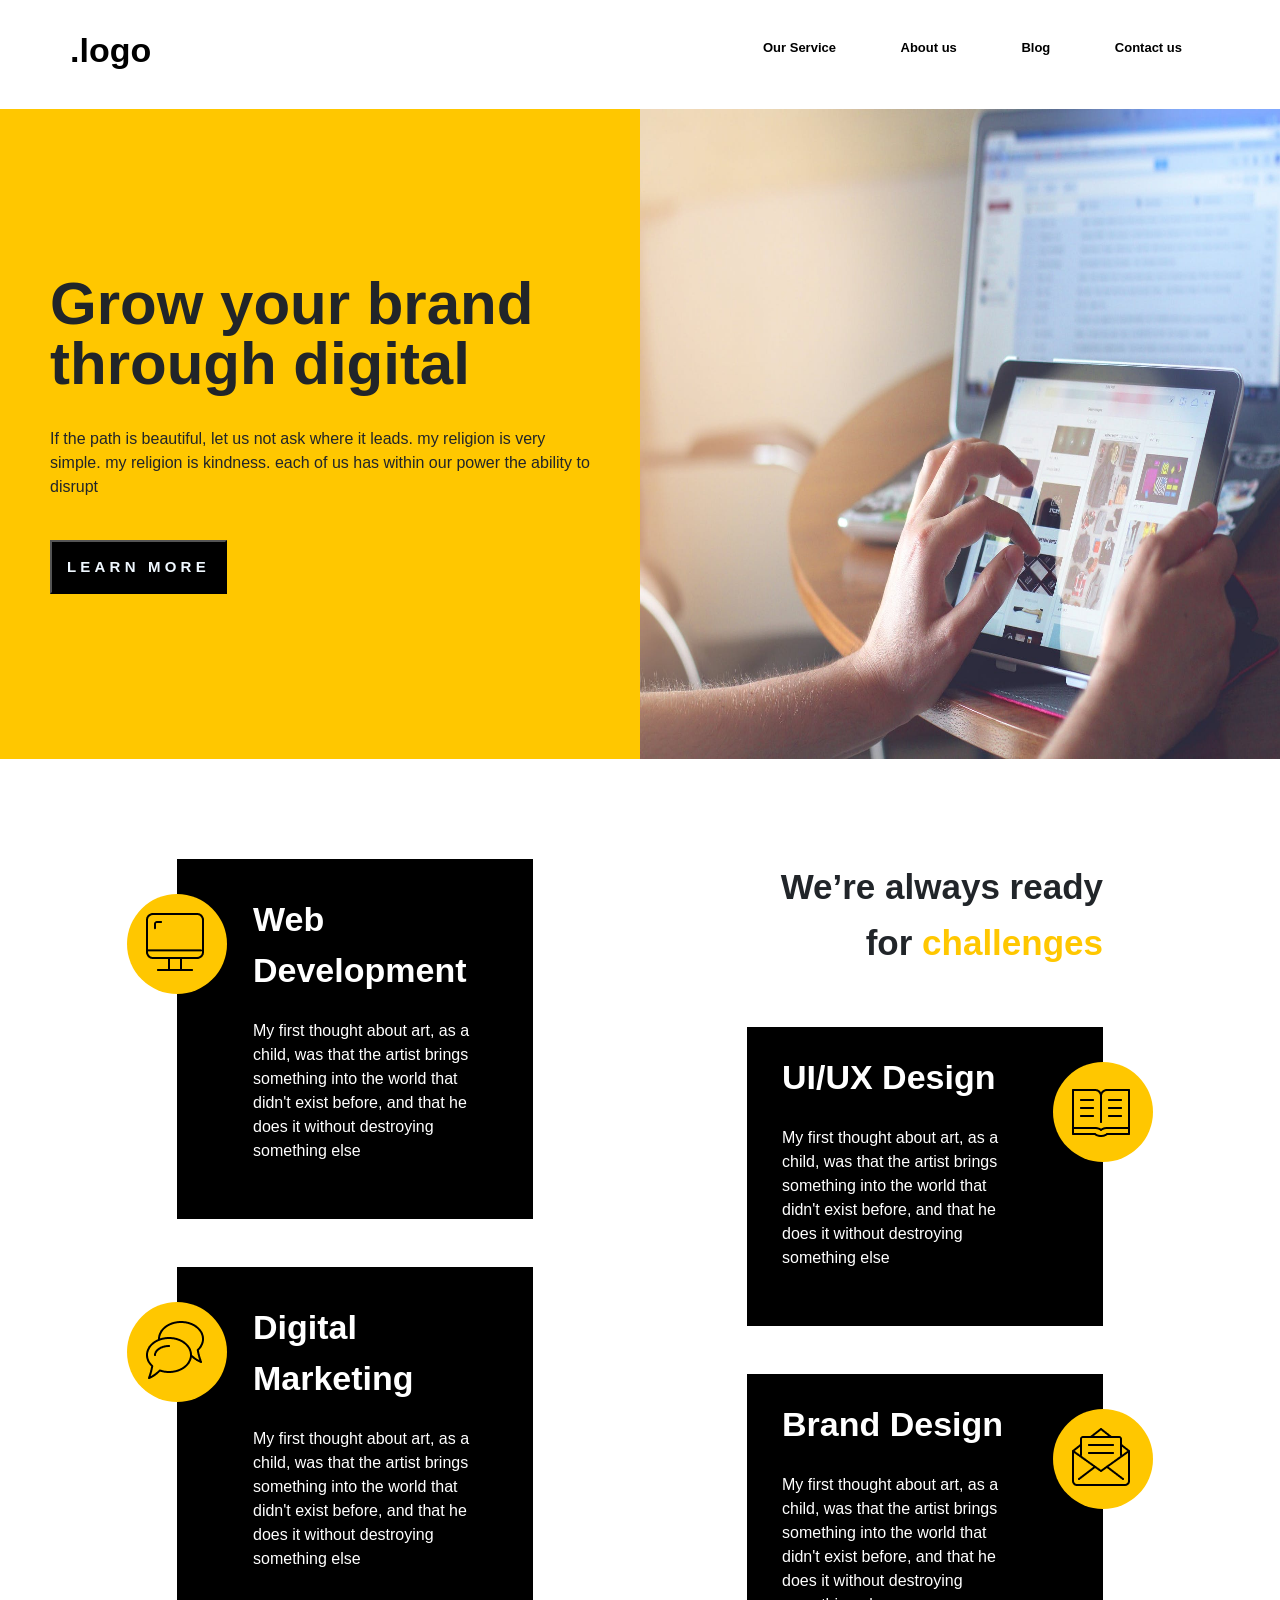
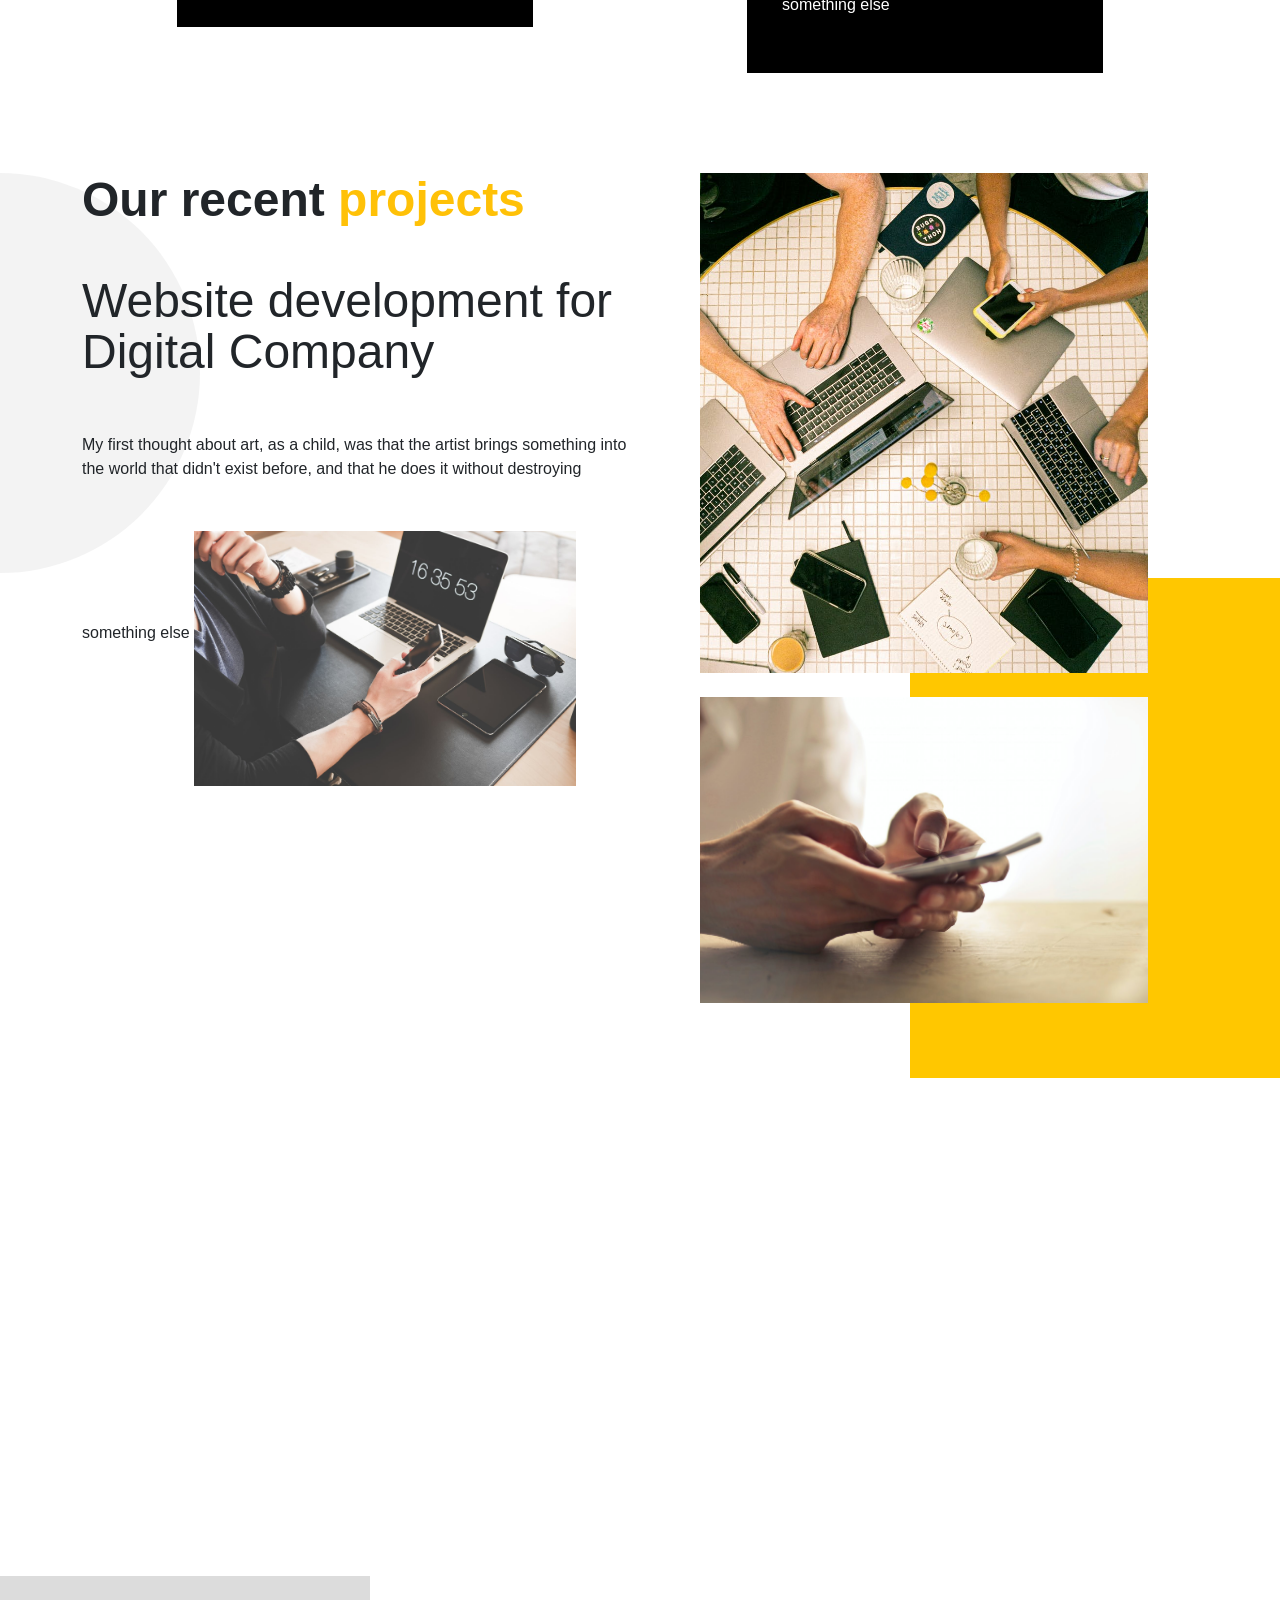
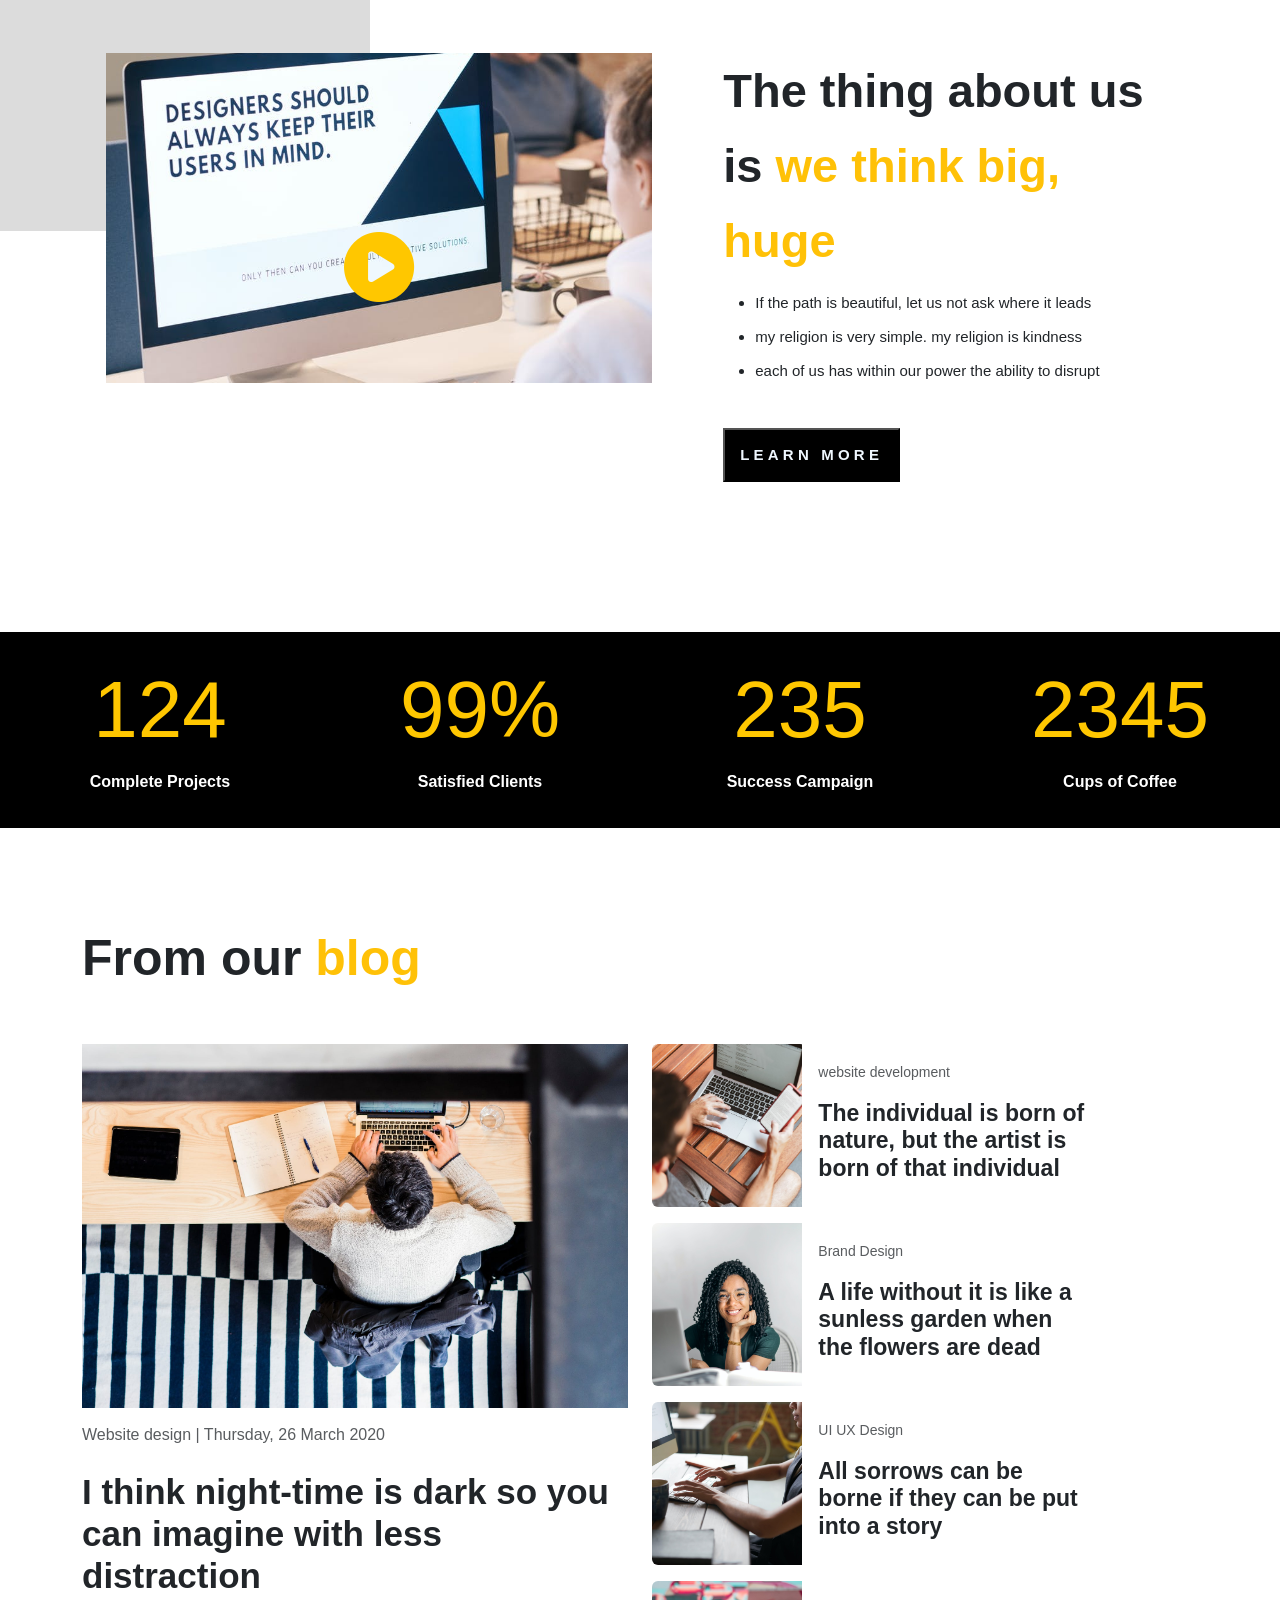
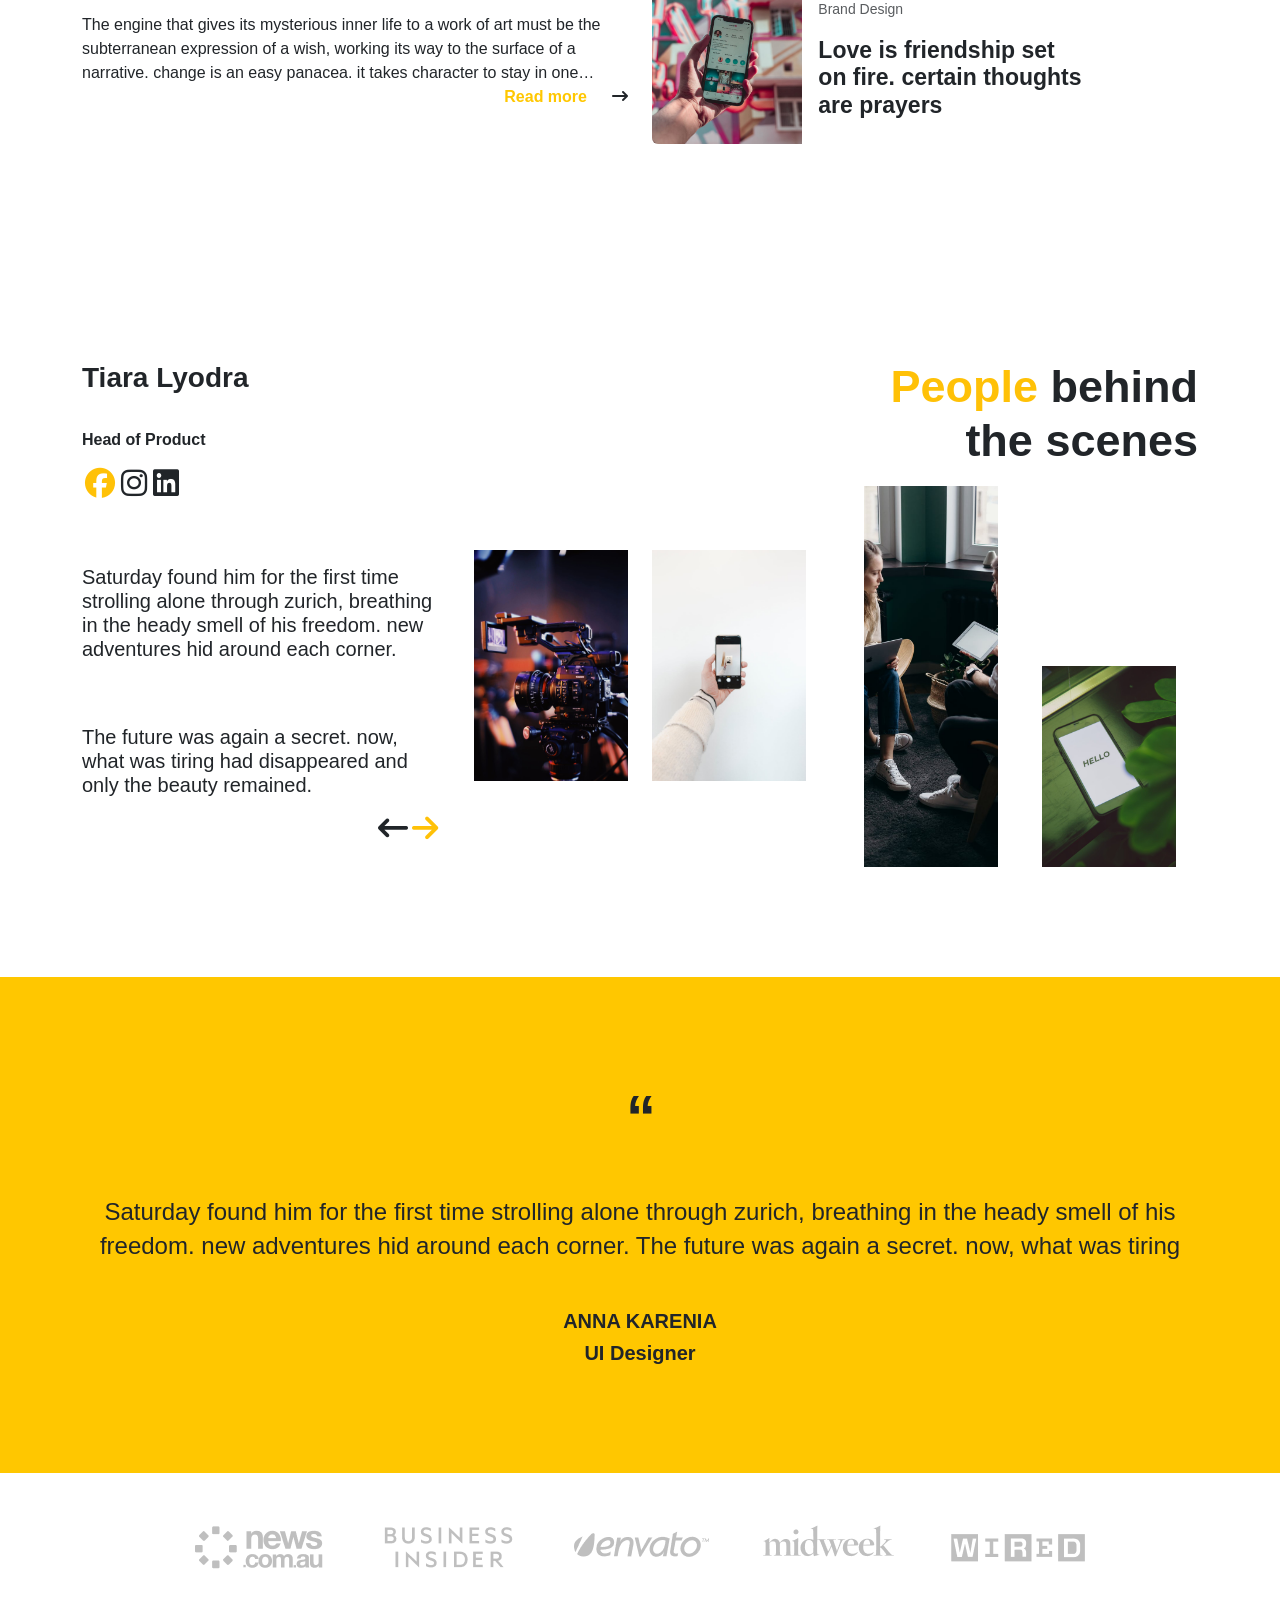
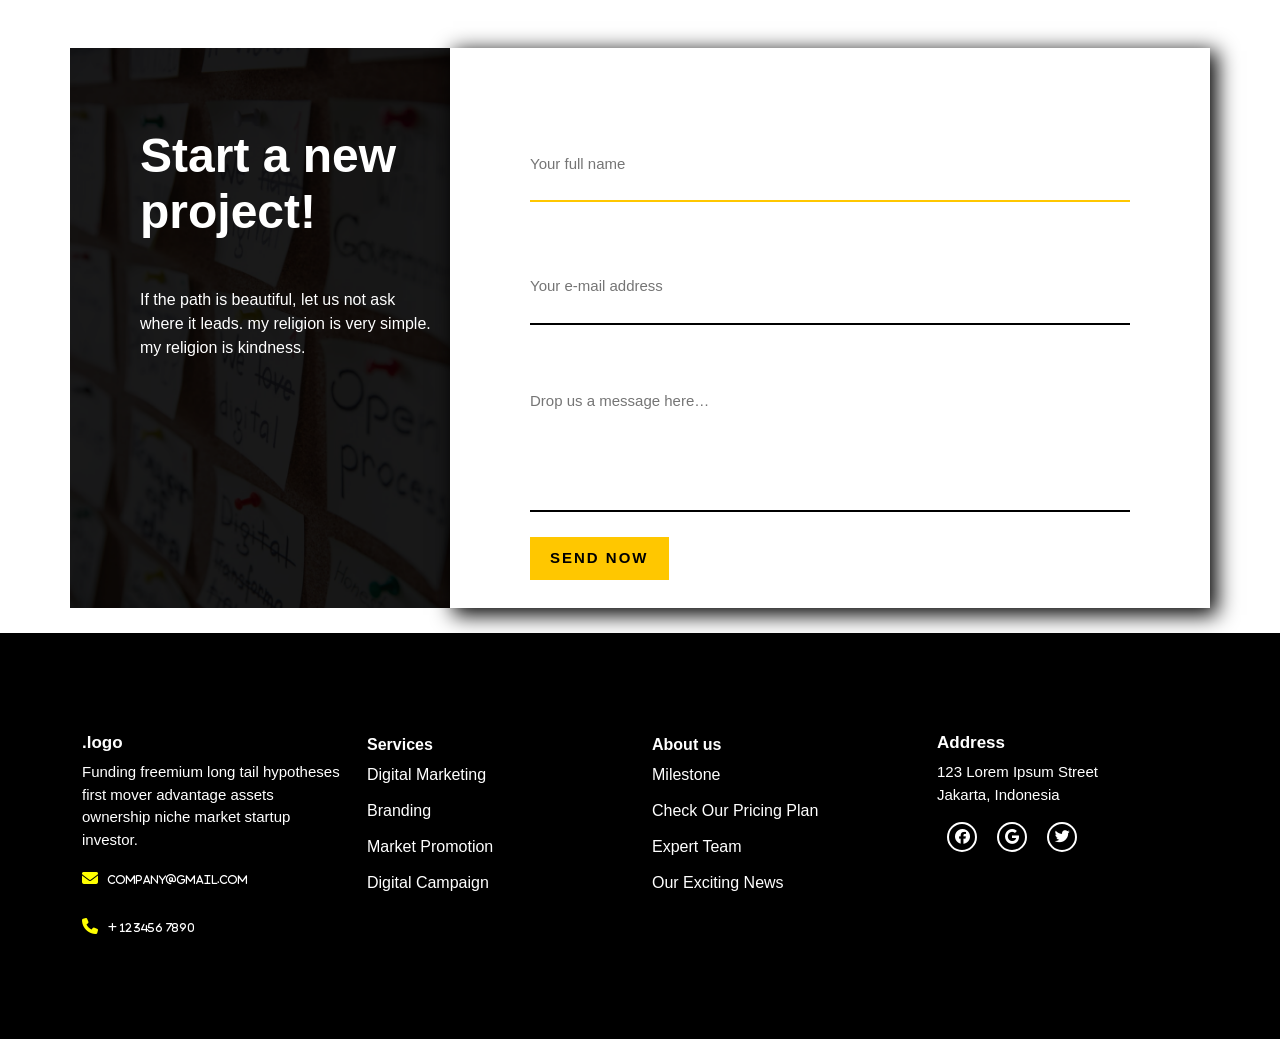
<file: index.html>
<!DOCTYPE html>
<html lang="en">

<head>
    <meta charset="UTF-8">
    <meta http-equiv="X-UA-Compatible" content="IE=edge">
    <meta name="viewport" content="width=device-width, initial-scale=1.0">
    <link href="https://cdn.jsdelivr.net/npm/bootstrap@5.2.3/dist/css/bootstrap.min.css" rel="stylesheet" integrity="sha384-rbsA2VBKQhggwzxH7pPCaAqO46MgnOM80zW1RWuH61DGLwZJEdK2Kadq2F9CUG65" crossorigin="anonymous">

    <link rel="preconnect" href="https://fonts.gstatic.com" crossorigin>
    <link href="https://fonts.googleapis.com/css2?family=Montserrat:ital,wght@0,100;0,200;0,300;0,400;0,500;0,600;0,700;0,800;0,900;1,100;1,200;1,300;1,400;1,500;1,600;1,700;1,800;1,900&display=swap" rel="stylesheet">
    <link rel="stylesheet" href="https://cdnjs.cloudflare.com/ajax/libs/font-awesome/6.3.0/css/all.min.css" integrity="sha512-SzlrxWUlpfuzQ+pcUCosxcglQRNAq/DZjVsC0lE40xsADsfeQoEypE+enwcOiGjk/bSuGGKHEyjSoQ1zVisanQ==" crossorigin="anonymous" referrerpolicy="no-referrer"
    />
    <link rel="stylesheet" href="logo.css">
    <title>logo</title>
</head>

<body>
    <!-- header -->
    <header>
        <div class="container">
            <div class="row justify-content-between">
                <div class="col-lg-7 nav">
                    <h2><a href="#">.logo</a></h2>
                </div>
                <div class="col-lg-5">
                    <ul class="nav justify-content-between txt">
                        <li class="nav-item">
                            <a class="nav-link active" aria-current="page" href="#">Our Service
                            </a>
                        </li>
                        <li class="nav-item">
                            <a class="nav-link" href="#">About us
                            </a>
                        </li>
                        <li class="nav-item">
                            <a class="nav-link" href="#">Blog
                            </a>
                        </li>
                        <li class="nav-item">
                            <a class="nav-link" href="#">Contact us
                            </a>
                        </li>
                    </ul>
                </div>
            </div>

        </div>
    </header>

    <!-- section part -->

    <div class="container-fluid">

        <div class="row for-screen">
            <div class="col-lg-6 yellow p-0">
                <div class="yello-in">
                    <h2>Grow your brand through digital</h2>
                    <p>If the path is beautiful, let us not ask where it leads. my religion is very simple. my religion is kindness. each of us has within our power the ability to disrupt</p>
                    <button>learn more</button>
                </div>

            </div>
            <div class="col-lg-6 img-fluid p-0 banner">
                <img src="Store.jpg" alt="Cinque Terre">
            </div>
        </div>
    </div>


    <!-- for challenges -->
    <section class="challenges">
        <div class="container">
            <div class="row justify-content-around main1">
                <div class="col-lg-4">


                    <div class="col-lg-12 box1">
                        <div class="icon1">
                            <img src="i3.png" alt="">
                        </div>
                        <h2>Web Development</h2>
                        <p>My first thought about art, as a child, was that the artist brings something into the world that didn't exist before, and that he does it without destroying something else</p>
                    </div><br><br>

                    <div class="col-lg-12 box1">
                        <div class="icon1">
                            <img src="i1.png" alt="">
                        </div>
                        <h2>Digital Marketing</h2>
                        <p>My first thought about art, as a child, was that the artist brings something into the world that didn't exist before, and that he does it without destroying something else</p>
                    </div>
                </div>
                <div class="col-lg-4">
                    <h2 class="text-lg-end we">We’re always ready for <strong>challenges</strong> </h2><br><br>
                    <div class="col-lg-12 box2">
                        <div class="icon2">
                            <img src="i4.png" alt="">
                        </div>

                        <h2>UI/UX Design</h2>
                        <p>My first thought about art, as a child, was that the artist brings something into the world that didn't exist before, and that he does it without destroying something else</p>
                    </div><br><br>
                    <div class="col-lg-12 box2">
                        <div class="icon2">
                            <img src="i2.png" alt="">
                        </div>
                        <h2>Brand Design
                        </h2>
                        <p>My first thought about art, as a child, was that the artist brings something into the world that didn't exist before, and that he does it without destroying something else</p>
                    </div>
                </div>
            </div>
        </div>
    </section>

    <!-- Our recent Projects -->

    <div class="project">

        <div class="gray-round"></div>

        <div class="container">
            <div class="row justify-content-between">
                <div class="col-lg-6 col-md-12 side1">
                    <h2>Our recent <strong class="text-warning">projects</strong></h2>
                    <p>Website development for Digital Company</p>
                    <span>My first thought about art, as a child, was that the artist brings something into the world
                        that didn't exist before, and that he does it without destroying something else</span>
                    <img src="s1.jpg" alt="project">
                </div>
                <div class="col-lg-5 col-md-12 side2">
                    <img src="s2.jpg" alt=""><br><br>
                    <div class="side3">
                        <img src="s3.jpg" alt="">
                    </div>
                </div><br><br>
            </div>
        </div>
        <div class="yello-squre"></div>
    </div>

    <!-- we think huge-->
    <div class="our-think">
        <div class="gray-box"></div>
        <div class="container">
            <div class="row full-img justify-content-around">
                <div class="col-lg-6 col-md-12 think-img">
                    <i class="fa-solid fa-circle-play"></i>
                    <img src="thinking.jpg " class="pass" alt="">
                </div>
                <div class="col-lg-5 col-md-12 think1">
                    <h2>The thing about us is
                        <strong class="text-warning">we think big, huge</strong>
                    </h2>
                    <ul>
                        <li>If the path is beautiful, let us not ask where it leads</li>
                        <li> my religion is very simple. my religion is kindness </li>
                        <li>each of us has within our power the ability to disrupt</li>
                    </ul>
                    <div class="yello-in pt-4 ps-0">

                        <button class="text-start">learn more</button>
                    </div>
                </div>
            </div>

        </div>
    </div>

    <!-- survey -->
    <div class="survey">
        <div class="container-fluid">
            <div class="row bg-black justify-content-around text-center space">
                <div class="col-md-3 col-sm-3 hover">
                    <h2>124</h2>
                    <strong class="text-white">Complete Projects</strong>
                </div>
                <div class="col-md-3 col-sm-3 hover">
                    <h2>99%</h2>
                    <strong class="text-white">Satisfied Clients</strong>
                </div>
                <div class="col-md-3 col-sm-3 hover">
                    <h2>235</h2>
                    <strong class="text-white">Success Campaign</strong>
                </div>
                <div class="col-md-3 col-sm-3 hover">
                    <h2>2345</h2>
                    <strong class="text-white">Cups of Coffee</strong>
                </div>
            </div>
        </div>
    </div>

    <!-- Blog part -->

    <div class="blog">
        <div class="container">
            <h2>From our <strong class="text-warning" style="font-weight: 700;">blog</strong></h2>
            <div class="row">
                <div class="col-lg-6 blog-search mt-5">
                    <img src="Blog.jpg" alt="">
                    <span class="text-muted">Website design | Thursday, 26 March 2020</span>
                    <h3 class="mt-4 mb-3">I think night-time is dark so you can imagine with less distraction</h3>
                    <span>The engine that gives its mysterious inner life to a work of art must be the subterranean
                        expression of a wish, working its way to the surface of a narrative. change is an easy panacea.
                        it takes character to stay in one…</span>
                    <div class="read text-end"><a href="#"> Read more</a><i class="fa-solid fa-arrow-right-long"></i>
                    </div>
                </div>
                <div class="col-lg-5 mt-5">
                    <div class="card mb-3" style="max-width: 540px; border: none;">
                        <div class="row g-0">
                            <div class="col-md-4 change">
                                <img src="b1.jpg" class="img-fluid rounded-start " alt="...">
                            </div>
                            <div class="col-md-8">
                                <div class="card-body">
                                    <p class="card-text"><small class="text-muted">website development</small></p>
                                    <h5 class="card-title">The individual is born of nature, but the artist is born of that individual</h5>
                                </div>
                            </div>
                        </div>
                    </div>
                    <div class="card mb-3" style="max-width: 540px; border: none;">
                        <div class="row g-0">
                            <div class="col-md-4 change">
                                <img src="b2.jpg" class="img-fluid rounded-start " alt="...">
                            </div>
                            <div class="col-md-8">
                                <div class="card-body">
                                    <p class="card-text"><small class="text-muted">Brand Design</small></p>
                                    <h5 class="card-title">A life without it is like a sunless garden when the flowers are dead</h5>
                                </div>
                            </div>
                        </div>
                    </div>
                    <div class="card mb-3" style="max-width: 540px; border: none;">
                        <div class="row g-0">
                            <div class="col-md-4 change">
                                <img src="b3.jpg" class="img-fluid rounded-start " alt="...">
                            </div>
                            <div class="col-md-8">
                                <div class="card-body">
                                    <p class="card-text"><small class="text-muted">UI UX Design</small></p>
                                    <h5 class="card-title">All sorrows can be borne if they can be put into a story</h5>
                                </div>
                            </div>
                        </div>
                    </div>
                    <div class="card mb-3" style="max-width: 540px; border: none;">
                        <div class="row g-0">
                            <div class="col-md-4 change">
                                <img src="b4.jpg" class="img-fluid rounded-start " alt="...">
                            </div>
                            <div class="col-md-8">
                                <div class="card-body">
                                    <p class="card-text"><small class="text-muted">Brand Design</small></p>
                                    <h5 class="card-title">Love is friendship set on fire. certain thoughts are prayers
                                    </h5>
                                </div>
                            </div>
                        </div>
                    </div>
                </div>
            </div>
        </div>
    </div>

    <!-- Behind the scene -->
    <div class="scene">
        <div class="container">
            <!-- <h2 class="text-end"><strong class="text-warning">People</strong> behind the scenes</h2> -->

            <div class="row our-ss">
                <div class="col-lg-4">
                    <h3 class="pb-4">Tiara Lyodra</h3>
                    <b>Head of Product</b>
                    <div class="ic pt-3 pb-3">
                        <a href="#" class="text-warning"><i class="fa-brands fa-facebook"></i></a>
                        <a href="#" class="text-dark"><i class="fa-brands fa-instagram"></i></a>
                        <a href="#" class="text-dark"><i class="fa-brands fa-linkedin"></i></a></div>
                    <p class="pb-5 pt-5">Saturday found him for the first time strolling alone through zurich, breathing in the heady smell of his freedom. new adventures hid around each corner.</p>
                    <p> The future was again a secret. now, what was tiring had disappeared and only the beauty remained.</p>
                    <div class="ic2 text-end">
                        <a href="#" class="text-dark"><i class="fa-solid fa-arrow-left-long"></i></a>
                        <a href="#" class="text-warning"><i class="fa-sharp fa-solid fa-arrow-right"></i></a>
                    </div>
                </div>
                <div class="col-lg-4">
                    <div class="row img-in ">
                        <div class="col-lg-6 col-md-6 pad">
                            <img src="c1.jpeg" alt="">

                        </div>
                        <div class="col-lg-6 col-md-6 pad">
                            <img src="c2.jpeg" alt="">

                        </div>
                    </div>
                </div>


                <div class="col-lg-4 ">
                    <h2 class="text-lg-end"><strong class="text-warning">People</strong> behind the scenes</h2>
                    <div class="row img-in2 ">
                        <div class="col-lg-6 col-md-6 no-pad">
                            <img src="sc1.jpeg" alt="">

                        </div>
                        <div class="col-lg-6 col-md-6 pad">
                            <img src="sc2.jpeg" alt="">

                        </div>
                    </div>
                </div>
            </div>
        </div>
    </div>

    <!-- UI designer -->
    <div class="ui-designer">
        <div class="container">
            <div class="content">
                <h1>“</h1>
                <p>Saturday found him for the first time strolling alone through zurich, breathing in the heady smell of his freedom. new adventures hid around each corner. The future was again a secret. now, what was tiring
                </p>
                <h3>ANNA KARENIA</h3>
                <h4>UI Designer</h4>
            </div>
        </div>
    </div>
    <div class="container">
        <div class="row justify-content-center pt-4 pb-4 logo">
            <div class="col-lg-2 col-md-6"><img src="logo_1.png" alt=""></div>
            <div class="col-lg-2 col-md-6">
                <img src="logo_2.png" alt="">
            </div>
            <div class="col-lg-2 col-md-6">
                <img src="logo_3.png" alt="">
            </div>

            <div class="col-lg-2 col-md-6">
                <img src="logo_4.png" alt="">
            </div>
            <div class="col-lg-2 col-md-6">
                <img src="logo_5.png" alt="">
            </div>
        </div>
    </div>

    <!-- Form Part -->

    <div class="form1">
        <div class="container">
            <div class="row justify-content-around">
                <div class="col-lg-4 p-0">
                    <div class="r1">
                        <div class="form-in">
                            <h2 class="text-white">Start a new project!
                                <h2>
                                    <p class="text-white">If the path is beautiful, let us not ask where it leads. my religion is very simple. my religion is kindness.
                                    </p>
                        </div>
                    </div>
                </div>
                <div class="col-lg-8 p-0">
                    <form action="">
                        <input type="adress" placeholder="Your full name"><br><br><br>
                        <input class="form-inner1" type="text" placeholder="Your e-mail address">
                        <input class="form-inner2" type="adress" placeholder="Drop us a message here…">
                        <button type="button" class="btn-bg-warning">Send now</button>

                    </form>
                </div>
            </div>
        </div>
    </div>

    <!-- Footer part -->

    <footer class="footer">
        <div class="container-md">
            <div class="row justify-content-between justify-content-sm-center align-content-md-end">
                <div class="col-lg-3 col-md-6 col-sm-12 text-white space2">
                    <h3>.logo</h3>
                    <p>Funding freemium long tail hypotheses first mover advantage assets ownership niche market startup investor.</p>
                    <a href="#" class="my-5"><i class="fa-sharp fa-solid fa-envelope"><span>company@gmail.com</span></i></a><br><br>
                    <a href="#" class="my-5"><i class="fa-solid fa-phone"><span>+ 12 3456 7890</span></i></a>
                </div>
                <div class="col-lg-3 col-md-4 col-sm-12 space2">
                    <strong class="text-white">Services</strong>
                    <ul>
                        <li> <a href="#"> Digital Marketing</a></li>
                        <li> <a href="#"> Branding</a></li>
                        <li> <a href="#"> Market Promotion</a></li>
                        <li> <a href="#"> Digital Campaign</a></li>
                    </ul>
                </div>
                <div class="col-lg-3 col-md-6 col-sm-12 space2">
                    <strong class="text-white">About us</strong>
                    <ul>
                        <li> <a href="#"> Milestone</a></li>
                        <li> <a href="#"> Check Our Pricing Plan</a></li>
                        <li> <a href="#"> Expert Team</a></li>
                        <li> <a href="#"> Our Exciting News</a></li>
                    </ul>
                </div>
                <div class="col-lg-3 col-md-4 col-sm-12 text-white">
                    <h4>Address</h4>
                    <p>123 Lorem Ipsum Street <br>Jakarta, Indonesia</p>
                    <div class="social-media">
                        <div class="box-round"><a href="#"><i class="fa-brands fa-facebook"></i></a></div>
                        <div class="box-round"><a href="#"><i class="fa-brands fa-google"></i></a></div>
                        <div class="box-round"><a href="#"><i class="fa-brands fa-twitter"></i></a></div>
                    </div>
                </div>
            </div>
        </div>
    </footer>



    <script src="https://cdn.jsdelivr.net/npm/bootstrap@5.2.3/dist/js/bootstrap.bundle.min.js" integrity="sha384-kenU1KFdBIe4zVF0s0G1M5b4hcpxyD9F7jL+jjXkk+Q2h455rYXK/7HAuoJl+0I4" crossorigin="anonymous"></script>

</body>

</html>
</file>
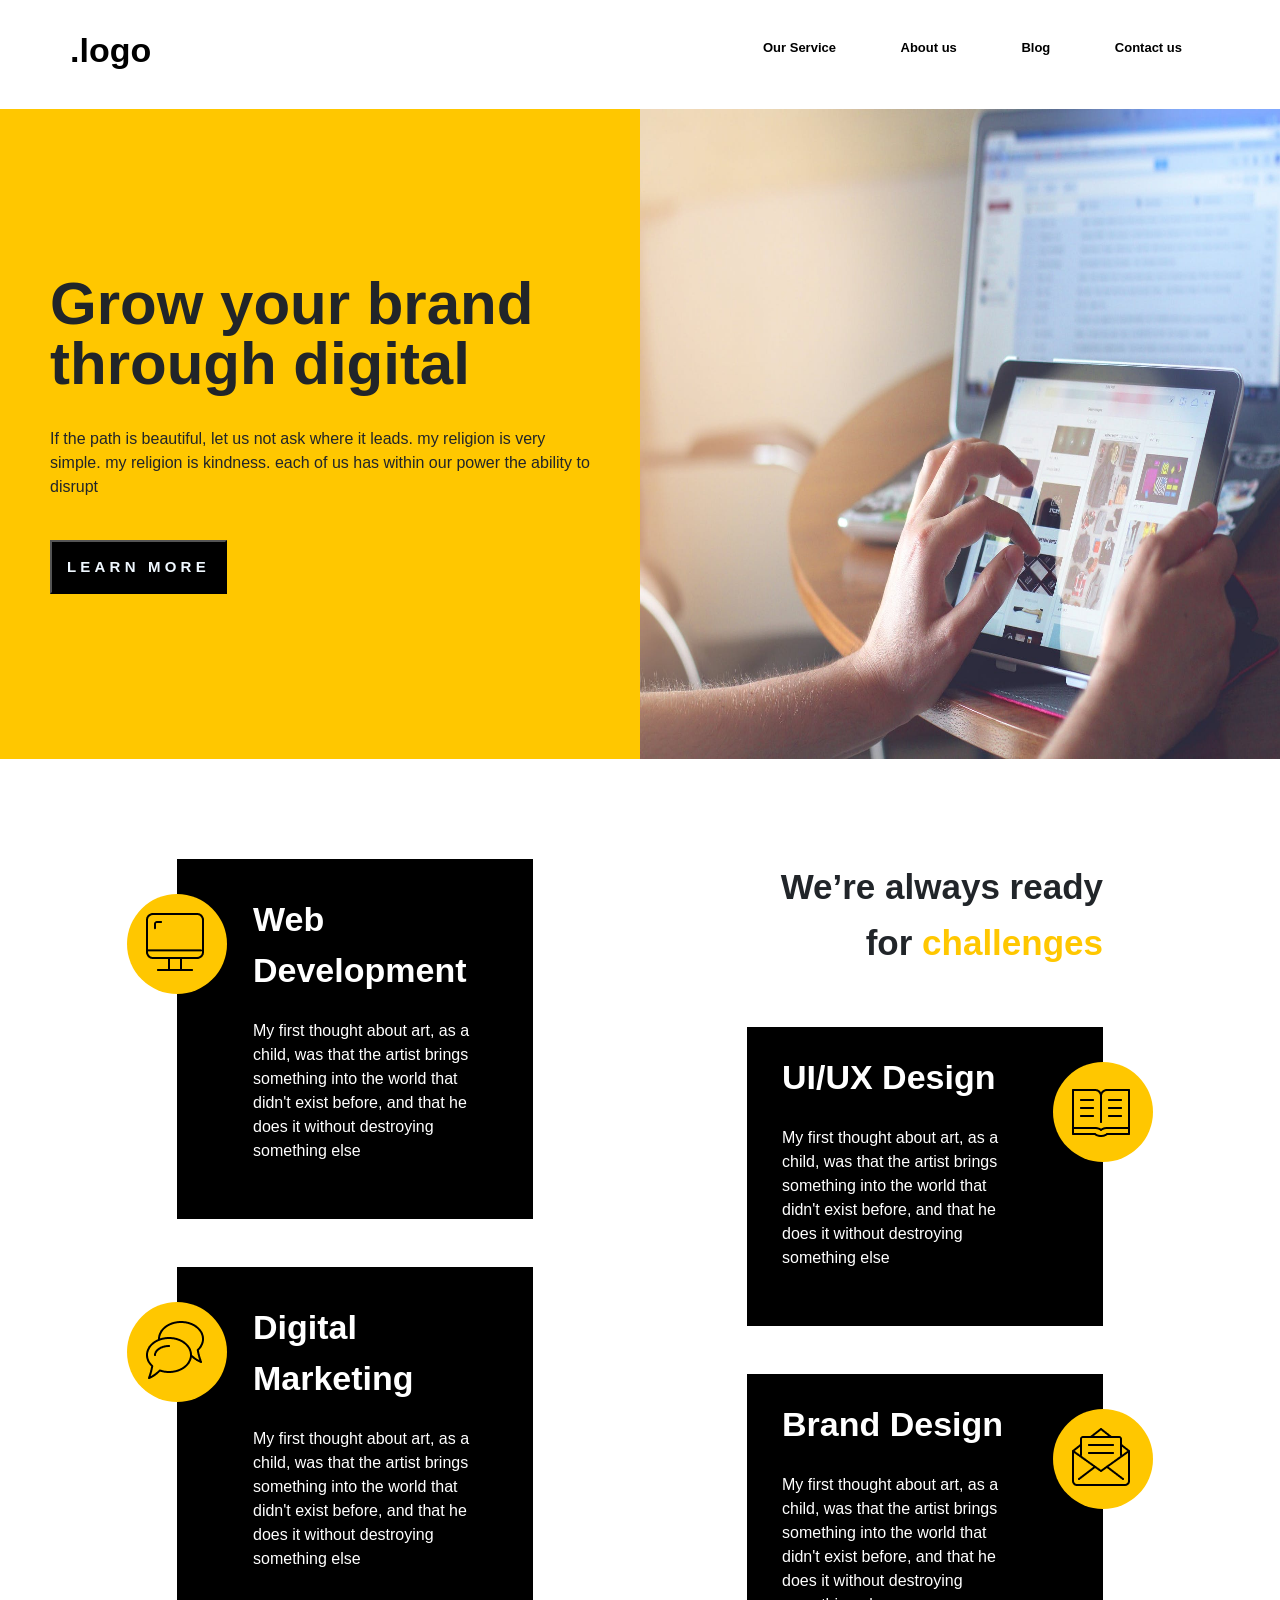
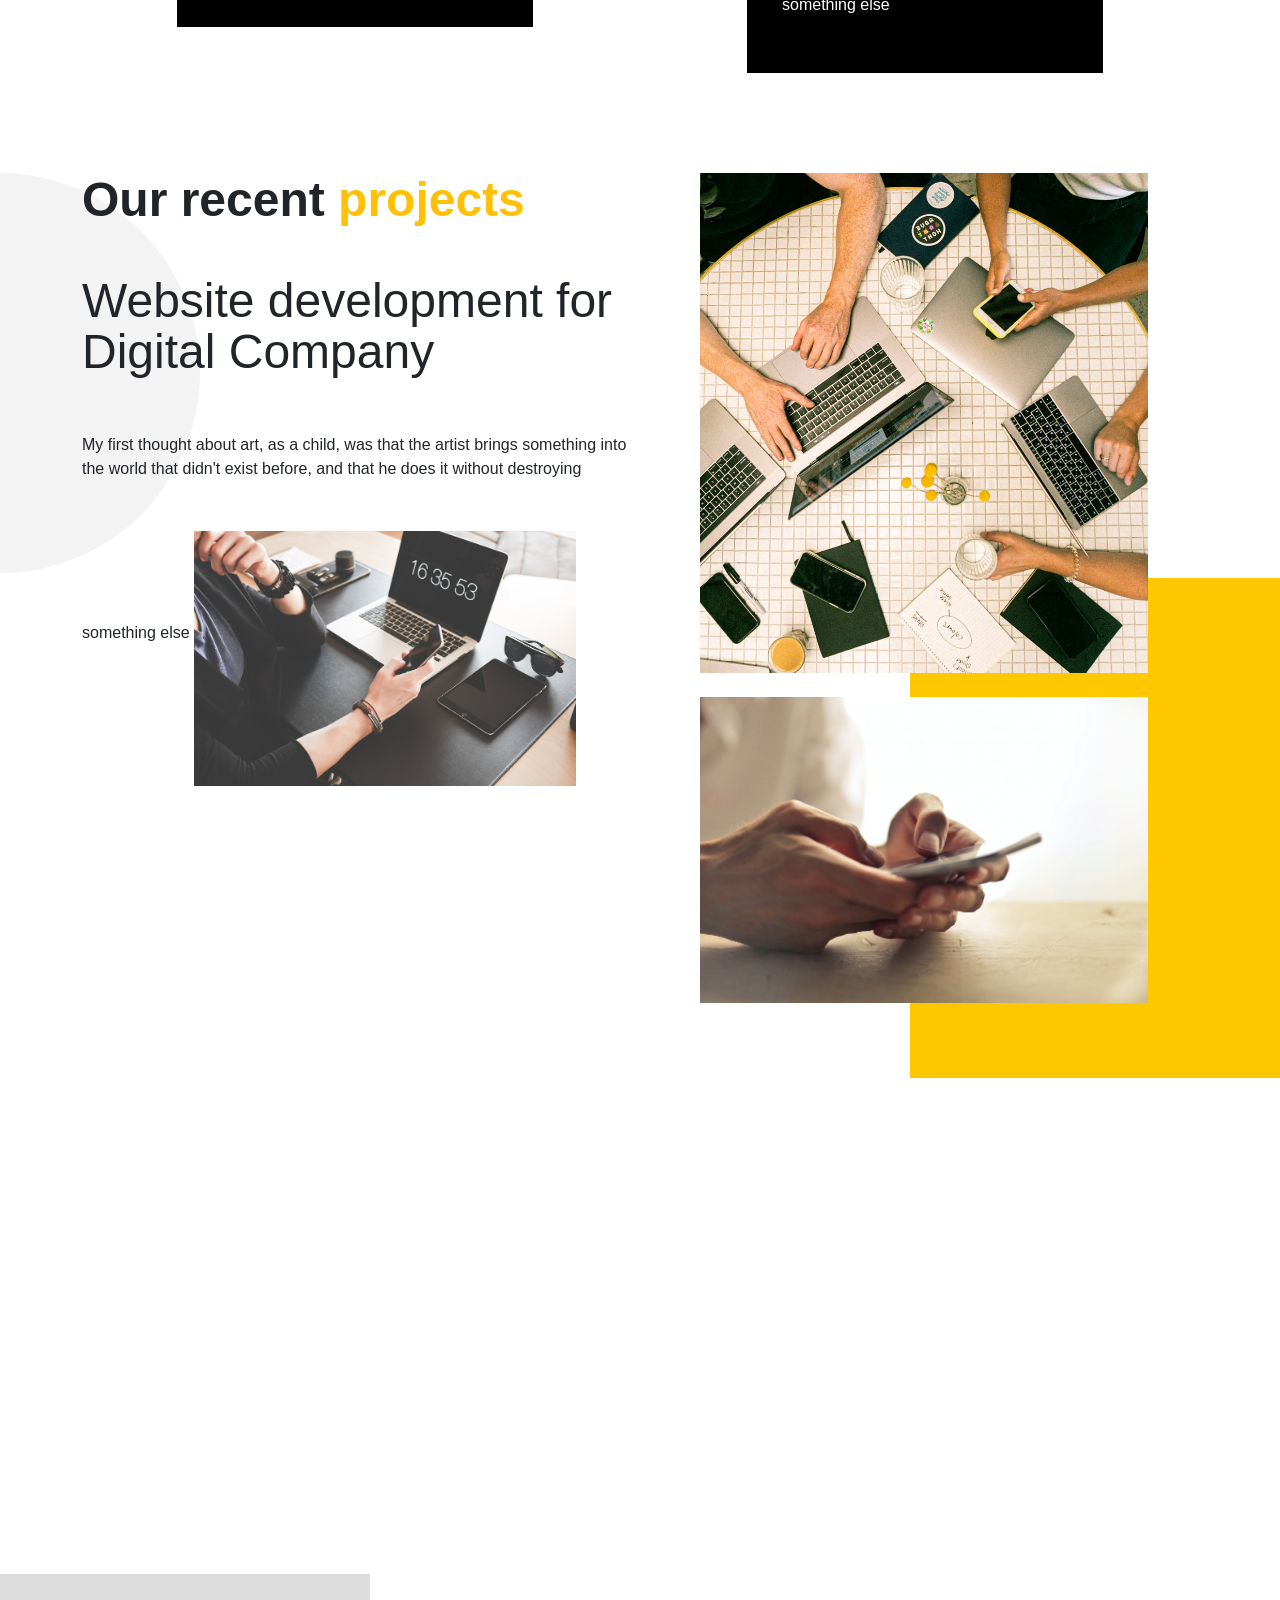
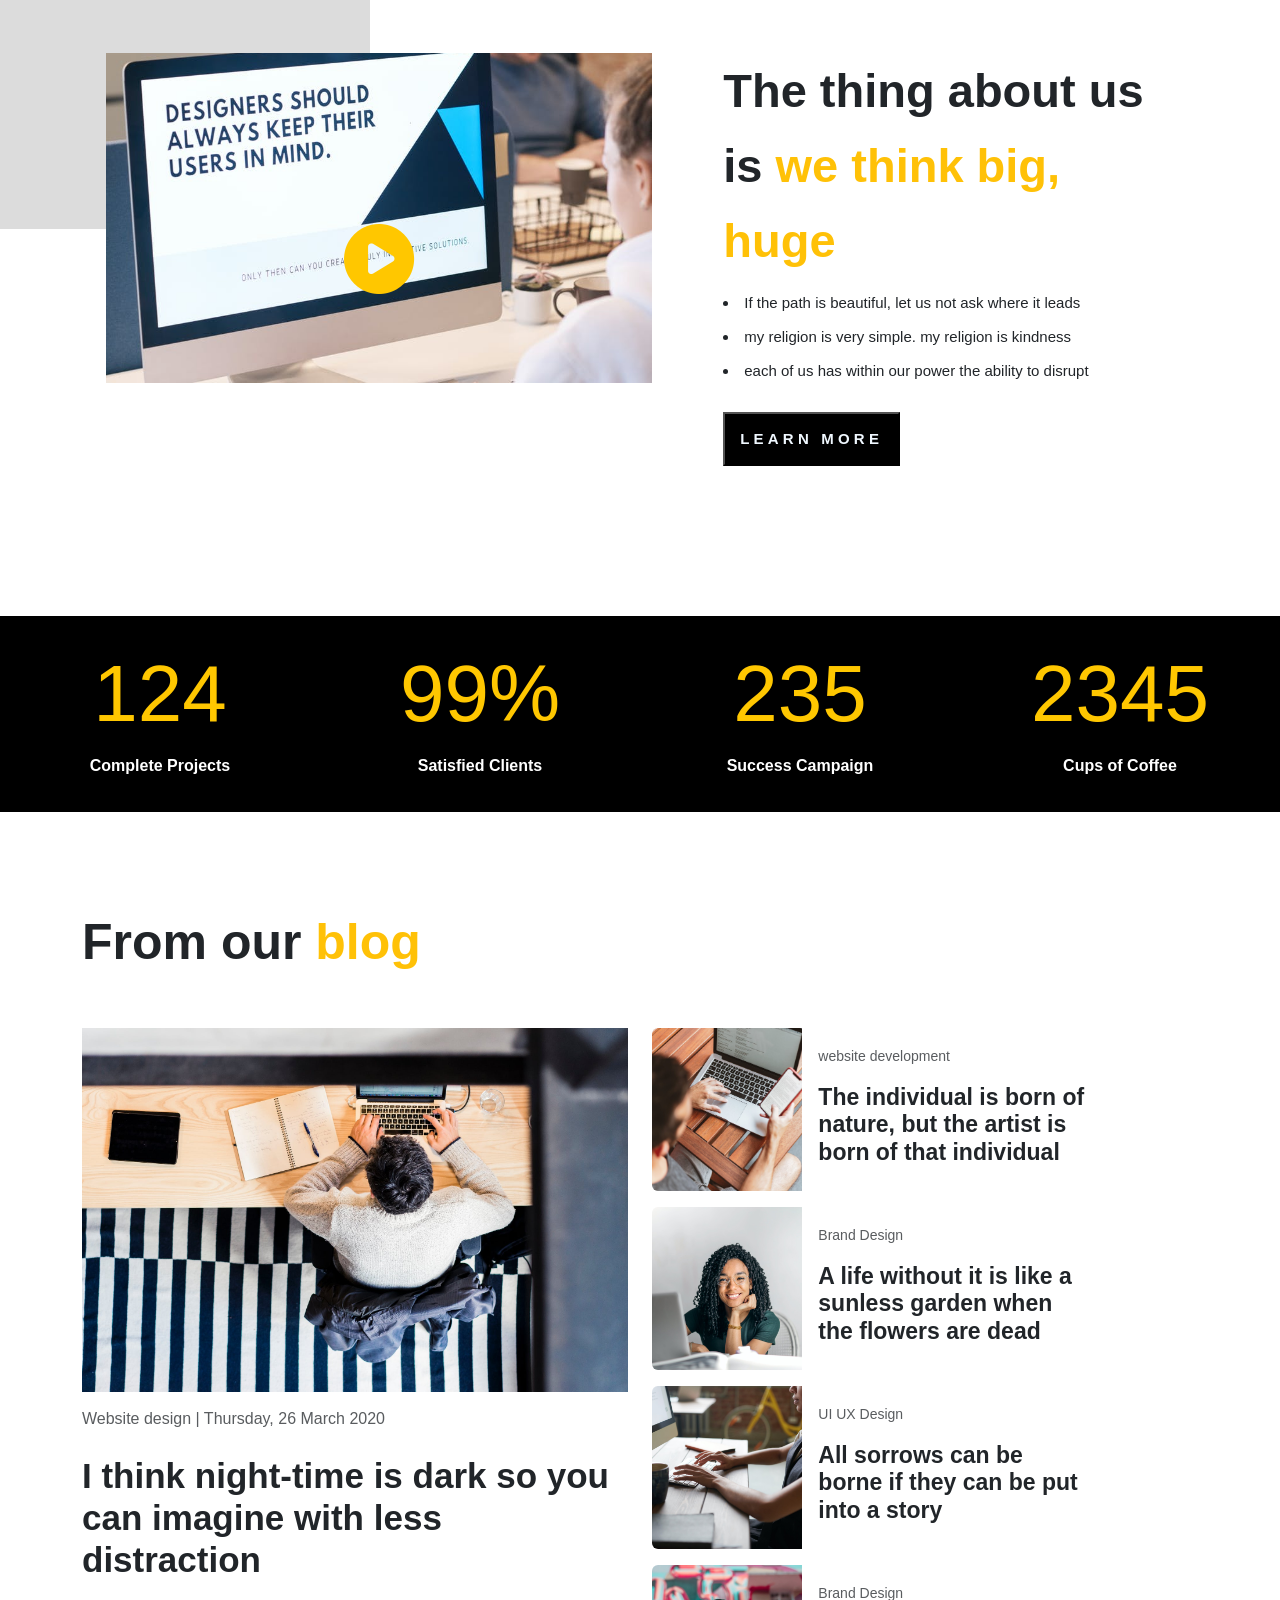
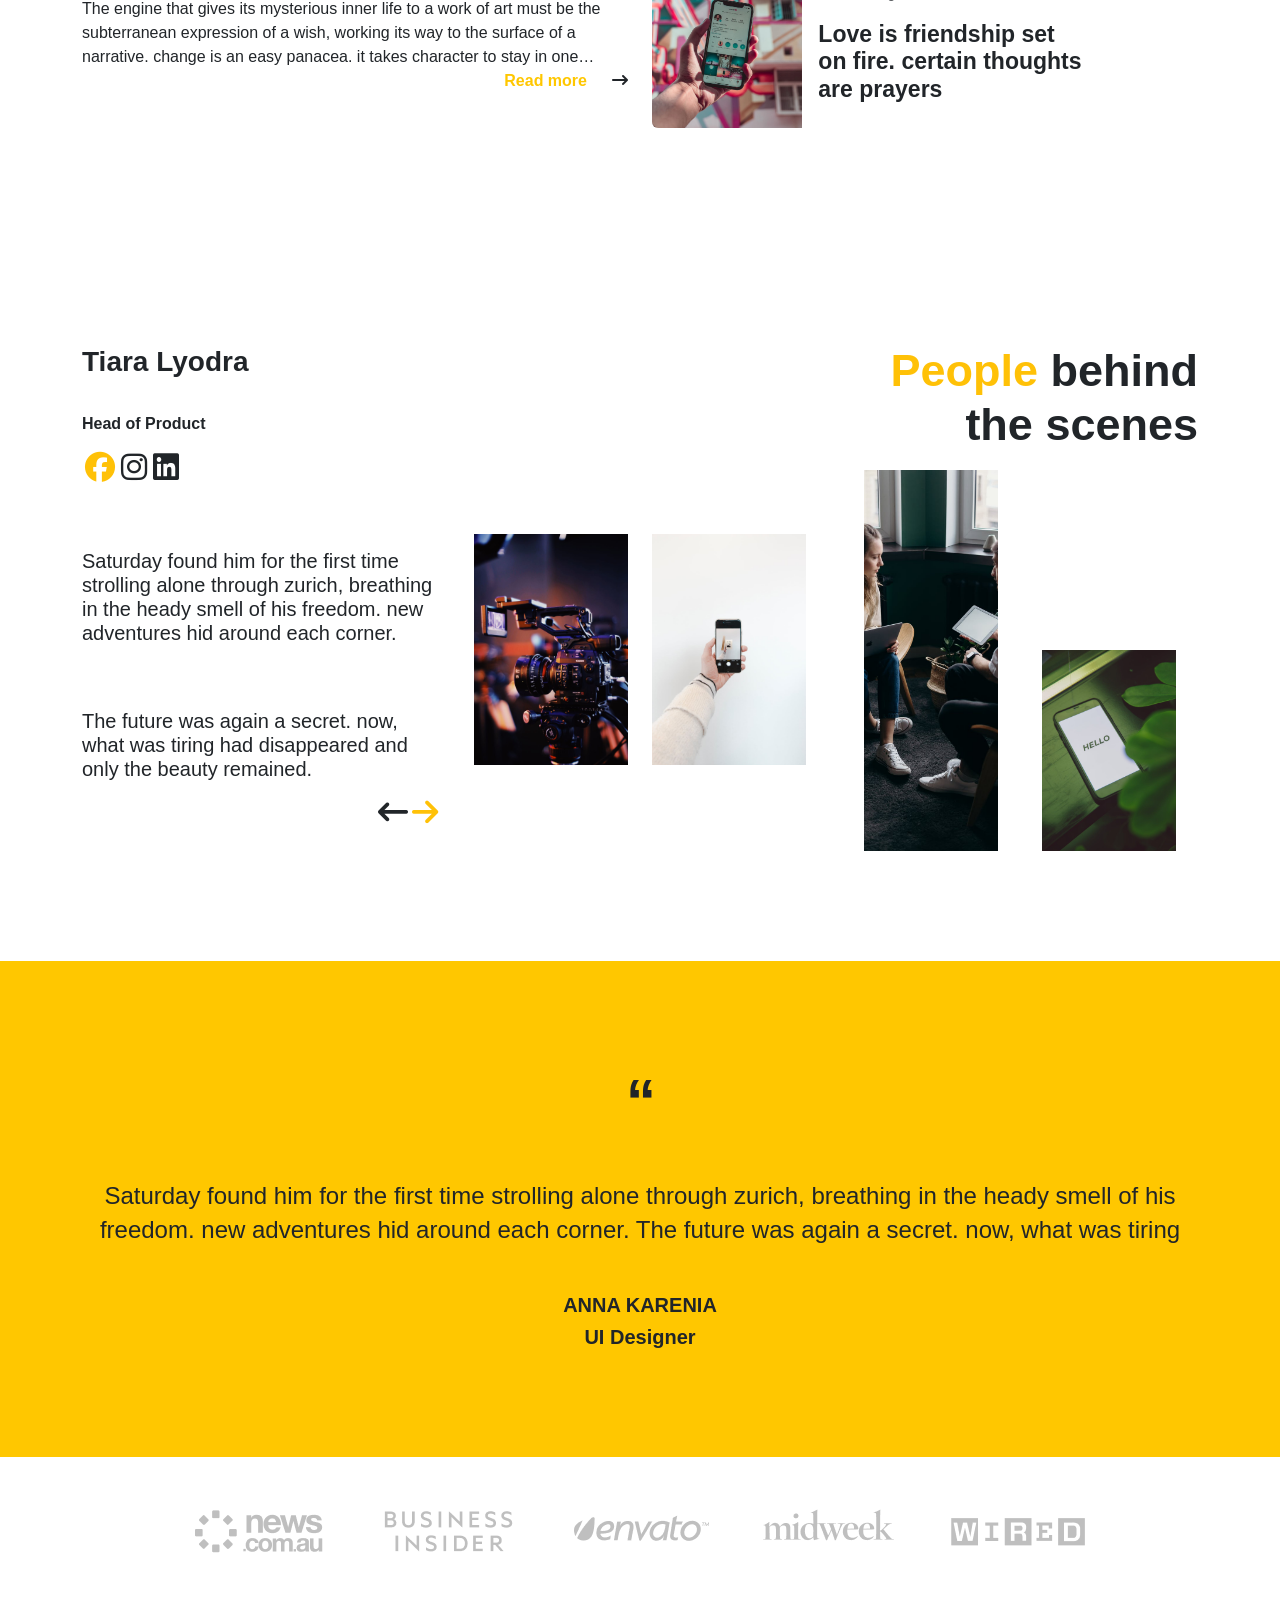
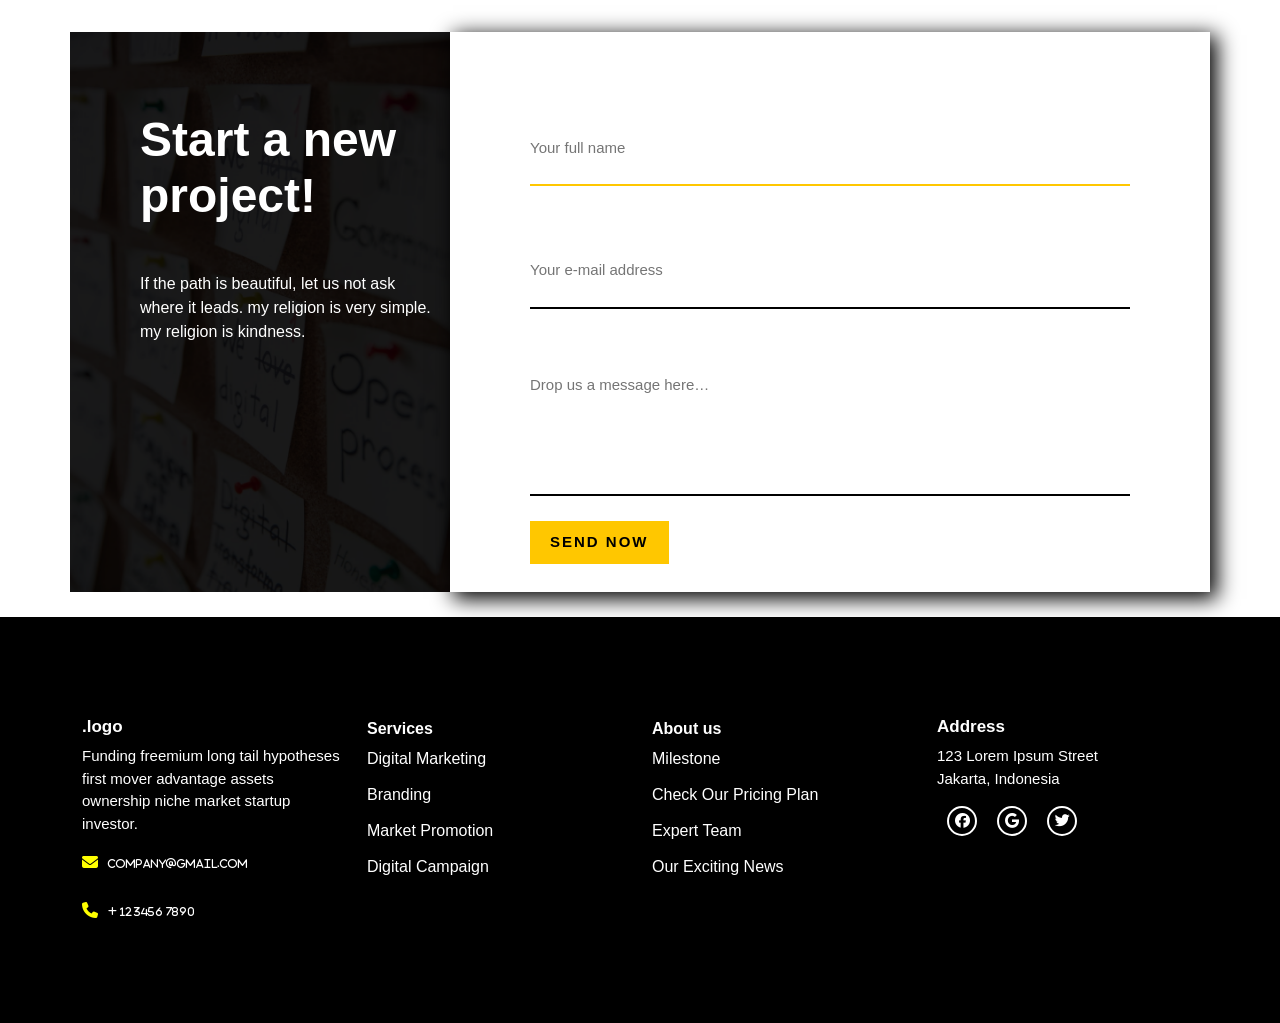
<file: logo.html>
<!DOCTYPE html>
<html lang="en">

<head>
    <meta charset="UTF-8">
    <meta http-equiv="X-UA-Compatible" content="IE=edge">
    <meta name="viewport" content="width=device-width, initial-scale=1.0">
    <link href="https://cdn.jsdelivr.net/npm/bootstrap@5.2.3/dist/css/bootstrap.min.css" rel="stylesheet" integrity="sha384-rbsA2VBKQhggwzxH7pPCaAqO46MgnOM80zW1RWuH61DGLwZJEdK2Kadq2F9CUG65" crossorigin="anonymous">

    <link rel="preconnect" href="https://fonts.gstatic.com" crossorigin>
    <link href="https://fonts.googleapis.com/css2?family=Montserrat:ital,wght@0,100;0,200;0,300;0,400;0,500;0,600;0,700;0,800;0,900;1,100;1,200;1,300;1,400;1,500;1,600;1,700;1,800;1,900&display=swap" rel="stylesheet">
    <link rel="stylesheet" href="https://cdnjs.cloudflare.com/ajax/libs/font-awesome/6.3.0/css/all.min.css" integrity="sha512-SzlrxWUlpfuzQ+pcUCosxcglQRNAq/DZjVsC0lE40xsADsfeQoEypE+enwcOiGjk/bSuGGKHEyjSoQ1zVisanQ==" crossorigin="anonymous" referrerpolicy="no-referrer"
    />
    <link rel="stylesheet" href="logo.css">
    <title>logo</title>
</head>

<body>
    <!-- header -->
    <header>
        <div class="container">
            <div class="row justify-content-between">
                <div class="col-lg-7 nav">
                    <h2><a href="#">.logo</a></h2>
                </div>
                <div class="col-lg-5">
                    <ul class="nav justify-content-between txt">
                        <li class="nav-item">
                            <a class="nav-link active" aria-current="page" href="#">Our Service
                            </a>
                        </li>
                        <li class="nav-item">
                            <a class="nav-link" href="#">About us
                            </a>
                        </li>
                        <li class="nav-item">
                            <a class="nav-link" href="#">Blog
                            </a>
                        </li>
                        <li class="nav-item">
                            <a class="nav-link" href="#">Contact us
                            </a>
                        </li>
                    </ul>
                </div>
            </div>

        </div>
    </header>

    <!-- section part -->

    <div class="container-fluid">

        <div class="row for-screen">
            <div class="col-lg-6 yellow p-0">
                <div class="yello-in">
                    <h2>Grow your brand through digital</h2>
                    <p>If the path is beautiful, let us not ask where it leads. my religion is very simple. my religion is kindness. each of us has within our power the ability to disrupt</p>
                    <button>learn more</button>
                </div>

            </div>
            <div class="col-lg-6 img-fluid p-0 banner">
                <img src="Store.jpg" alt="Cinque Terre">
            </div>
        </div>
    </div>


    <!-- for challenges -->
    <section class="challenges">
        <div class="container">
            <div class="row justify-content-around main1">
                <div class="col-lg-4">


                    <div class="col-lg-12 box1">
                        <div class="icon1">
                            <img src="i3.png" alt="">
                        </div>
                        <h2>Web Development</h2>
                        <p>My first thought about art, as a child, was that the artist brings something into the world that didn't exist before, and that he does it without destroying something else</p>
                    </div><br><br>

                    <div class="col-lg-12 box1">
                        <div class="icon1">
                            <img src="i1.png" alt="">
                        </div>
                        <h2>Digital Marketing</h2>
                        <p>My first thought about art, as a child, was that the artist brings something into the world that didn't exist before, and that he does it without destroying something else</p>
                    </div>
                </div>
                <div class="col-lg-4">
                    <h2 class="text-lg-end we">We’re always ready for <strong>challenges</strong> </h2><br><br>
                    <div class="col-lg-12 box2">
                        <div class="icon2">
                            <img src="i4.png" alt="">
                        </div>

                        <h2>UI/UX Design</h2>
                        <p>My first thought about art, as a child, was that the artist brings something into the world that didn't exist before, and that he does it without destroying something else</p>
                    </div><br><br>
                    <div class="col-lg-12 box2">
                        <div class="icon2">
                            <img src="i2.png" alt="">
                        </div>
                        <h2>Brand Design
                        </h2>
                        <p>My first thought about art, as a child, was that the artist brings something into the world that didn't exist before, and that he does it without destroying something else</p>
                    </div>
                </div>
            </div>
        </div>
    </section>

    <!-- Our recent Projects -->

    <div class="project">

        <div class="gray-round"></div>

        <div class="container">
            <div class="row justify-content-between">
                <div class="col-lg-6 col-md-12 side1">
                    <h2>Our recent <strong class="text-warning">projects</strong></h2>
                    <p>Website development for Digital Company</p>
                    <span>My first thought about art, as a child, was that the artist brings something into the world
                        that didn't exist before, and that he does it without destroying something else</span>
                    <img src="s1.jpg" alt="project">
                </div>
                <div class="col-lg-5 col-md-12 side2">
                    <img src="s2.jpg" alt=""><br><br>
                    <div class="side3">
                        <img src="s3.jpg" alt="">
                    </div>
                </div><br><br>
            </div>
        </div>
        <div class="yello-squre"></div>
    </div>

    <!-- we think huge-->
    <div class="our-think">
        <div class="gray-box"></div>
        <div class="container">
            <div class="row full-img justify-content-around">
                <div class="col-lg-6 col-md-12 think-img">
                    <i class="fa-solid fa-circle-play"></i>
                    <img src="thinking.jpg " class="pass" alt="">
                </div>
                <div class="col-lg-5 col-md-12 think1">
                    <h2>The thing about us is
                        <strong class="text-warning">we think big, huge</strong>
                    </h2>
                    <li>If the path is beautiful, let us not ask where it leads</li>
                    <li> my religion is very simple. my religion is kindness </li>
                    <li>each of us has within our power the ability to disrupt</li>
                    <div class="yello-in pt-4 ps-0">

                        <button class="text-start">learn more</button>
                    </div>
                </div>
            </div>

        </div>
    </div>

    <!-- survey -->
    <div class="survey">
        <div class="container-fluid">
            <div class="row bg-black justify-content-around text-center space">
                <div class="col-md-3 col-sm-3 hover">
                    <h2>124</h2>
                    <strong class="text-white">Complete Projects</strong>
                </div>
                <div class="col-md-3 col-sm-3 hover">
                    <h2>99%</h2>
                    <strong class="text-white">Satisfied Clients</strong>
                </div>
                <div class="col-md-3 col-sm-3 hover">
                    <h2>235</h2>
                    <strong class="text-white">Success Campaign</strong>
                </div>
                <div class="col-md-3 col-sm-3 hover">
                    <h2>2345</h2>
                    <strong class="text-white">Cups of Coffee</strong>
                </div>
            </div>
        </div>
    </div>

    <!-- Blog part -->

    <div class="blog">
        <div class="container">
            <h2>From our <strong class="text-warning" style="font-weight: 700;">blog</strong></h2>
            <div class="row">
                <div class="col-lg-6 blog-search mt-5">
                    <img src="Blog.jpg" alt="">
                    <span class="text-muted">Website design | Thursday, 26 March 2020</span>
                    <h3 class="mt-4 mb-3">I think night-time is dark so you can imagine with less distraction</h3>
                    <span>The engine that gives its mysterious inner life to a work of art must be the subterranean
                        expression of a wish, working its way to the surface of a narrative. change is an easy panacea.
                        it takes character to stay in one…</span>
                    <div class="read text-end"><a href="#"> Read more</a><i class="fa-solid fa-arrow-right-long"></i>
                    </div>
                </div>
                <div class="col-lg-5 mt-5">
                    <div class="card mb-3" style="max-width: 540px; border: none;">
                        <div class="row g-0">
                            <div class="col-md-4 change">
                                <img src="b1.jpg" class="img-fluid rounded-start " alt="...">
                            </div>
                            <div class="col-md-8">
                                <div class="card-body">
                                    <p class="card-text"><small class="text-muted">website development</small></p>
                                    <h5 class="card-title">The individual is born of nature, but the artist is born of that individual</h5>
                                </div>
                            </div>
                        </div>
                    </div>
                    <div class="card mb-3" style="max-width: 540px; border: none;">
                        <div class="row g-0">
                            <div class="col-md-4 change">
                                <img src="b2.jpg" class="img-fluid rounded-start " alt="...">
                            </div>
                            <div class="col-md-8">
                                <div class="card-body">
                                    <p class="card-text"><small class="text-muted">Brand Design</small></p>
                                    <h5 class="card-title">A life without it is like a sunless garden when the flowers are dead</h5>
                                </div>
                            </div>
                        </div>
                    </div>
                    <div class="card mb-3" style="max-width: 540px; border: none;">
                        <div class="row g-0">
                            <div class="col-md-4 change">
                                <img src="b3.jpg" class="img-fluid rounded-start " alt="...">
                            </div>
                            <div class="col-md-8">
                                <div class="card-body">
                                    <p class="card-text"><small class="text-muted">UI UX Design</small></p>
                                    <h5 class="card-title">All sorrows can be borne if they can be put into a story</h5>
                                </div>
                            </div>
                        </div>
                    </div>
                    <div class="card mb-3" style="max-width: 540px; border: none;">
                        <div class="row g-0">
                            <div class="col-md-4 change">
                                <img src="b4.jpg" class="img-fluid rounded-start " alt="...">
                            </div>
                            <div class="col-md-8">
                                <div class="card-body">
                                    <p class="card-text"><small class="text-muted">Brand Design</small></p>
                                    <h5 class="card-title">Love is friendship set on fire. certain thoughts are prayers
                                    </h5>
                                </div>
                            </div>
                        </div>
                    </div>
                </div>
            </div>
        </div>
    </div>

    <!-- Behind the scene -->
    <div class="scene">
        <div class="container">
            <!-- <h2 class="text-end"><strong class="text-warning">People</strong> behind the scenes</h2> -->

            <div class="row our-ss">
                <div class="col-lg-4">
                    <h3 class="pb-4">Tiara Lyodra</h3>
                    <b>Head of Product</b>
                    <div class="ic pt-3 pb-3">
                        <a href="#" class="text-warning"><i class="fa-brands fa-facebook"></i></a>
                        <a href="#" class="text-dark"><i class="fa-brands fa-instagram"></i></a>
                        <a href="#" class="text-dark"><i class="fa-brands fa-linkedin"></i></a></div>
                    <p class="pb-5 pt-5">Saturday found him for the first time strolling alone through zurich, breathing in the heady smell of his freedom. new adventures hid around each corner.</p>
                    <p> The future was again a secret. now, what was tiring had disappeared and only the beauty remained.</p>
                    <div class="ic2 text-end">
                        <a href="#" class="text-dark"><i class="fa-solid fa-arrow-left-long"></i></a>
                        <a href="#" class="text-warning"><i class="fa-sharp fa-solid fa-arrow-right"></i></a>
                    </div>
                </div>
                <div class="col-lg-4">
                    <div class="row img-in ">
                        <div class="col-lg-6 col-md-6 pad">
                            <img src="c1.jpeg" alt="">

                        </div>
                        <div class="col-lg-6 col-md-6 pad">
                            <img src="c2.jpeg" alt="">

                        </div>
                    </div>
                </div>


                <div class="col-lg-4 ">
                    <h2 class="text-lg-end"><strong class="text-warning">People</strong> behind the scenes</h2>
                    <div class="row img-in2 ">
                        <div class="col-lg-6 col-md-6 no-pad">
                            <img src="sc1.jpeg" alt="">

                        </div>
                        <div class="col-lg-6 col-md-6 pad">
                            <img src="sc2.jpeg" alt="">

                        </div>
                    </div>
                </div>
            </div>
        </div>
    </div>

    <!-- UI designer -->
    <div class="ui-designer">
        <div class="container">
            <div class="content">
                <h1>“</h1>
                <p>Saturday found him for the first time strolling alone through zurich, breathing in the heady smell of his freedom. new adventures hid around each corner. The future was again a secret. now, what was tiring
                </p>
                <h3>ANNA KARENIA</h3>
                <h4>UI Designer</h4>
            </div>
        </div>
    </div>
    <div class="container">
        <div class="row justify-content-center pt-4 pb-4 logo">
            <div class="col-lg-2 col-md-6"><img src="logo_1.png" alt=""></div>
            <div class="col-lg-2 col-md-6">
                <img src="logo_2.png" alt="">
            </div>
            <div class="col-lg-2 col-md-6">
                <img src="logo_3.png" alt="">
            </div>

            <div class="col-lg-2 col-md-6">
                <img src="logo_4.png" alt="">
            </div>
            <div class="col-lg-2 col-md-6">
                <img src="logo_5.png" alt="">
            </div>
        </div>
    </div>

    <!-- Form Part -->

    <div class="form1">
        <div class="container">
            <div class="row justify-content-around">
                <div class="col-lg-4 p-0">
                    <div class="r1">
                        <div class="form-in">
                            <h2 class="text-white">Start a new project!
                                <h2>
                                    <p class="text-white">If the path is beautiful, let us not ask where it leads. my religion is very simple. my religion is kindness.
                                    </p>
                        </div>
                    </div>
                </div>
                <div class="col-lg-8 p-0">
                    <form action="">
                        <input type="text" placeholder="Your full name"><br><br><br>
                        <input class="form-inner1" type="text" placeholder="Your e-mail address">
                        <input class="form-inner2" type="adress" placeholder="Drop us a message here…">
                        <button type="button" class="btn-bg-warning">Send now</button>

                    </form>
                </div>
            </div>
        </div>
    </div>

    <!-- Footer part -->

    <footer class="footer">
        <div class="container-md">
            <div class="row justify-content-between justify-content-sm-center align-content-md-end">
                <div class="col-lg-3 col-md-6 col-sm-12 text-white space2">
                    <h3>.logo</h3>
                    <p>Funding freemium long tail hypotheses first mover advantage assets ownership niche market startup investor.</p>
                    <a href="#" class="my-5"><i class="fa-sharp fa-solid fa-envelope"><span>company@gmail.com</span></i></a><br><br>
                    <a href="#" class="my-5"><i class="fa-solid fa-phone"><span>+ 12 3456 7890</span></i></a>
                </div>
                <div class="col-lg-3 col-md-4 col-sm-12 space2">
                    <strong class="text-white">Services</strong>
                    <ul>
                        <li> <a href="#"> Digital Marketing</a></li>
                        <li> <a href="#"> Branding</a></li>
                        <li> <a href="#"> Market Promotion</a></li>
                        <li> <a href="#"> Digital Campaign</a></li>
                    </ul>
                </div>
                <div class="col-lg-3 col-md-6 col-sm-12 space2">
                    <strong class="text-white">About us</strong>
                    <ul>
                        <li> <a href="#"> Milestone</a></li>
                        <li> <a href="#"> Check Our Pricing Plan</a></li>
                        <li> <a href="#"> Expert Team</a></li>
                        <li> <a href="#"> Our Exciting News</a></li>
                    </ul>
                </div>
                <div class="col-lg-3 col-md-4 col-sm-12 text-white">
                    <h4>Address</h4>
                    <p>123 Lorem Ipsum Street <br>Jakarta, Indonesia</p>
                    <div class="social-media">
                        <div class="box-round"><a href="#"><i class="fa-brands fa-facebook"></i></a></div>
                        <div class="box-round"><a href="#"><i class="fa-brands fa-google"></i></a></div>
                        <div class="box-round"><a href="#"><i class="fa-brands fa-twitter"></i></a></div>
                    </div>
                </div>
            </div>
        </div>
    </footer>



    <script src="https://cdn.jsdelivr.net/npm/bootstrap@5.2.3/dist/js/bootstrap.bundle.min.js" integrity="sha384-kenU1KFdBIe4zVF0s0G1M5b4hcpxyD9F7jL+jjXkk+Q2h455rYXK/7HAuoJl+0I4" crossorigin="anonymous"></script>

</body>

</html>
</file>
<file: logo.css>
* {
        margin: 0;
        padding: 0;
        box-sizing: border-box;
    }
    
    body {
        font-family: 'Source Sans Pro', sans-serif;
    }
    
    header {
        width: 100%;
        padding: 30px 0;
        /* position: sticky;
    top: 0; */
        z-index: 999;
        background: #fff;
    }
    
    a {
        text-decoration: none;
    }
    
    .nav h2 a {
        font-size: 34px;
        font-weight: 900;
        color: black;
    }
    
    .txt {
        font-size: 13px;
        font-weight: 900;
    }
    
    .txt a {
        color: black;
    }
    /* section part */
    
    .yellow {
        background-color: #FFC700;
        /* height: 650px; */
        display: flex;
        justify-content: center;
        align-items: center;
    }
    
    .yello-in {
        padding: 0px 50px;
    }
    
    .yellow h2 {
        font-size: 60px;
        font-weight: 600;
        line-height: 60px;
    }
    
    .banner img {
        height: 650px;
        width: 100%;
    }
    
    .yello-in p {
        padding: 25px 0;
    }
    
    .yello-in button {
        font-size: 15px;
        line-height: 24px;
        letter-spacing: 4.2px;
        font-weight: 700;
        /* text-align: center; */
        text-transform: uppercase;
        background-color: #000;
        color: aliceblue;
        padding: 13px 15px;
    }
    /* for challenges */
    
    .challenges {
        width: 100%;
        padding: 100px 0;
        /* background-color: #fff; */
    }
    
    .our-chalang {
        width: 40%;
        margin-left: auto;
    }
    
    .challenges .box1 {
        background-color: #000;
        color: #fff;
        padding: 35px 35px 25px 76px;
        position: relative;
    }
    
    .box1 h2 {
        font-size: 34px;
        font-weight: 600;
        line-height: 51px;
    }
    
    .box1 p {
        padding: 15px 0;
    }
    
    .challenges .box2 {
        background-color: #000;
        color: #fff;
        padding: 25px 76px 25px 35px;
        position: relative;
    }
    
    .box2 h2 {
        font-size: 34px;
        font-weight: 600;
        line-height: 51px;
    }
    
    .box2 p {
        padding: 15px 0;
    }
    
    .we {
        font-size: 35px;
        line-height: 56px;
        font-weight: 900;
    }
    
    .we strong {
        color: #FFC700;
    }
    
    .icon1 {
        width: 100px;
        height: 100px;
        border-radius: 50px;
        background-color: #FFC700;
        position: absolute;
        z-index: 1;
        transform: translate(-50%, 0%);
        left: 0;
    }
    
    .icon1 img {
        position: absolute;
        transform: translate(25%, 25%);
    }
    
    .icon2 {
        width: 100px;
        height: 100px;
        border-radius: 50px;
        background-color: #FFC700;
        position: absolute;
        z-index: 1;
        transform: translate(50%, 10%);
        right: 0%;
    }
    
    .icon2 img {
        position: absolute;
        transform: translate(25%, 25%);
    }
    /* .icon3 {
    width: 100px;
    height: 100px;
    border-radius: 50px;
    background-color: #FFC700;
    position: absolute;
    top: 49%;
    left: 5%;
} */
    /* Our recent Project */
    
    .project {
        width: 100%;
        /* padding: 100px 0; */
        overflow: hidden;
        position: relative;
    }
    
    .gray-round {
        width: 200px;
        height: 400px;
        border-top-right-radius: 200px;
        background-color: #7c7c7c17;
        border-bottom-right-radius: 200px;
        position: absolute;
    }
    
    .side1 {
        width: 50%;
        z-index: 1;
    }
    
    .side1 h2 {
        font-size: 48px;
        line-height: 54px;
        font-weight: 800;
    }
    
    .side1 p {
        font-size: 48px;
        line-height: 51px;
        font-weight: 400;
        padding: 40px 0;
    }
    
    .side1 img {
        width: 70%;
        margin-top: 50PX;
    }
    
    .side2 {
        position: relative;
        z-index: 1;
    }
    
    .side2 img {
        width: 448px;
        height: 500px;
        object-fit: cover;
    }
    
    .side3 {
        width: 100%;
    }
    
    .side3 img {
        width: 448px;
        height: 306px;
    }
    
    .yello-squre {
        width: 370px;
        height: 500px;
        background-color: #FFC700;
        margin-left: auto;
        transform: translate(0, -85%);
    }
    /*  we think huge */
    
    .our-think {
        width: 100%;
        padding: 150px 0;
        /* height: 400px; */
        position: relative;
    }
    
    .gray-box {
        height: 255px;
        width: 370px;
        background: #80808047;
        position: absolute;
        top: 10%;
    }
    
    .think-img img {
        object-fit: cover;
        height: 330px;
        width: 100%;
    }
    
    .think-img {
        position: relative;
    }
    
    .think-img i {
        font-size: 70px;
        color: #FFC700;
        position: absolute;
        top: 50%;
        left: 50%;
        transform: translate(-50%, -50%);
    }
    
    .think1 h2 {
        font-size: 47px;
        font-weight: 700;
        line-height: 75px;
    }
    /* survey */
    
    .survey {
        width: 100%;
        /* padding: 80px 0; */
        background-color: black;
    }
    
    .space {
        height: 100%;
    }
    
    .survey h2 {
        font-size: 80px;
        font-weight: 400;
        line-height: 96px;
        color: #FFC700;
    }
    
    .survey strong {
        line-height: 32px;
    }
    
    .hover {
        /* width: 25%; */
        padding: 30px 0;
    }
    
    .space .hover:hover {
        background-color: #FFC700;
        color: white;
        height: 100%;
        padding: 60px 0
    }
    
    .survey h2:hover {
        color: white;
    }
    
    .think1 li {
        font-size: 15px;
        font-weight: 400;
        line-height: 34px;
    }
    /* Behind the scene */
    
    .scene {
        width: 100%;
        padding: 100px 0;
    }
    
    .our-ss i {
        font-size: 30px;
    }
    
    .scene h2 {
        font-size: 45px;
        font-weight: 700;
    }
    
    .ic {
        width: 100px;
        display: flex;
        justify-content: space-around;
    }
    
    .our-ss h3 {
        font-size: 28px;
        font-weight: 900;
        line-height: 36px;
    }
    
    .our-ss p {
        font-size: 20px;
        font-weight: 400;
        line-height: 24px;
    }
    
    .img-in {
        width: 100%;
        margin: auto;
    }
    
    .img-in img {
        width: 100%;
        height: 100%;
        object-fit: cover;
        padding: 10px 0;
    }
    
    .img-in2 {
        width: 100%;
        margin: auto;
        /* padding-top: 180px; */
    }
    
    .pad {
        padding-top: 180px;
    }
    
    .no-pad img {
        height: 100%;
        object-fit: cover;
    }
    
    .img-in2 img {
        width: 100%;
        padding: 10px;
        object-fit: cover;
    }
    /* Blog Part */
    
    .blog {
        padding: 100px 0;
        width: 100%;
    }
    
    .blog-search h3 {
        font-size: 35px;
        font-weight: 700;
    }
    
    .blog h2 {
        font-size: 50px;
        font-weight: 800;
    }
    
    .blog-search img {
        width: 100%;
        margin-bottom: 15px;
    }
    
    .blog .read a {
        color: #FFC700;
        font-weight: 800;
        padding-right: 25px;
    }
    
    .change img {
        width: 163px;
        height: 163px;
        object-fit: cover;
    }
    
    .card-body h5 {
        font-size: 23px;
        font-weight: 700;
    }
    /* UI designer */
    
    .ui-designer {
        width: 100%;
        padding: 100px 0;
        background-color: #FFC700;
        display: flex;
        justify-content: center;
        align-items: center;
        text-align: center;
    }
    /* .content {
    padding: 0 449px;
    font-family: 'Source Sans Pro';
} */
    
    .content h1 {
        font-size: 60px;
        font-weight: 900;
        line-height: 80px;
        letter-spacing: -1.85px;
    }
    
    .content h3 {
        font-size: 20px;
        font-weight: 900;
    }
    
    .content h4 {
        font-size: 20px;
        font-weight: 700;
    }
    
    .content p {
        font-size: 24px;
        font-weight: 500;
        line-height: 34px;
        /* text-align: center; */
        padding: 30px 0;
    }
    /* form part */
    
    .form1 {
        width: 100%;
        padding: 25px 0;
        position: relative;
    }
    /* .ract {
    position: absolute;
} */
    
    .yellow-box {
        width: 208px;
        height: 250px;
        background-color: #FFC700;
    }
    
    .r1 {
        background-image: url(r1.png);
        background-repeat: no-repeat;
        background-size: cover;
        width: 100%;
        height: 560px;
        /* position: absolute;
    top: -14%;
    transform: translate(14%, 14%); */
    }
    
    form {
        height: 560px;
        background-color: #fff;
        padding: 80px;
        box-shadow: 5px 5px 20px 2px black;
    }
    
    form input {
        border: none;
        background: transparent;
        color: black;
        font-size: 15px;
        border-bottom: 2px solid #FFC700;
        width: 100%;
        padding: 25px 0;
    }
    
    .form-inner1 {
        border-bottom: 2px solid black;
        margin-bottom: 40px;
    }
    
    .form-inner2 {
        border-bottom: 2px solid;
        padding-bottom: 98px;
    }
    
    .form-in {
        padding: 40px 0;
        padding: 80px 10px 0 70px;
    }
    
    .form-in p {
        font-size: 16px;
        line-height: 24px;
        font-weight: 400;
        padding: 40px 0;
    }
    
    .form-in h2 {
        font-size: 48px;
        line-height: 56px;
        font-weight: 700;
    }
    
    form button {
        margin-top: 25px;
        color: #000;
        font-weight: 800;
        font-size: 15px;
        letter-spacing: 2px;
        background-color: #FFC700;
        padding: 10px 20px;
        border: none;
        text-transform: uppercase;
    }
    /* ******Footer *********/
    
    .footer {
        background: #000000;
        padding: 100px 0;
    }
    
    .footer h3 {
        font-size: 17px;
        font-weight: 700;
    }
    
    .footer p {
        font-size: 15px;
    }
    
    .footer i span {
        font-size: 10px;
        padding: 0 10px;
        vertical-align: middle;
        color: white;
    }
    
    .footer .fa-sharp {
        color: yellow;
    }
    
    .footer .fa-phone {
        color: yellow;
    }
    
    .footer ul {
        list-style-type: none;
        padding: 0;
    }
    
    .footer ul li {
        padding: 6px 0;
        font-weight: lighter;
    }
    
    .footer ul li a {
        text-decoration: none;
        color: #ffff;
    }
    
    .footer h4 {
        font-size: 17px;
        font-weight: 700;
    }
    
    .social-media {
        display: flex;
    }
    
    .social-media .box-round {
        border-radius: 50%;
        border: 2px solid white;
        height: 30px;
        width: 30px;
        text-align: center;
        margin: 0 10px;
    }
    
    .social-media .box-round:hover {
        background-color: #FFC700;
        color: #fff;
    }
    
    .box-round a {
        color: #fff;
    }
    
    .box-round i {
        font-size: 15px;
        vertical-align: middle;
    }
    /* meadia-size 1024px */
    
    @media(max-width:1024px) {
        .yello-in {
            padding: 0 20px;
            font-size: 21px;
        }
        .yello-in h2 {
            font-size: 42px;
        }
        .yello-in button {
            text-align: center;
        }
        .banner img {
            height: 500px;
            width: 100%;
        }
        .side2 img {
            width: 100%;
            height: 500px;
            margin-top: 15px;
            object-fit: cover;
        }
        .side1 {
            width: 100%;
            z-index: 1;
            text-align: center;
        }
    }
    /* 1000px  */
    
    @media(max-width:1000px) {
        .yello-in {
            padding: 100px 30px;
            text-align: center;
        }
        .yello-in h2 {}
        .we {
            margin-top: 30px;
        }
    }
    
    @media(max-width:990px) {
        .pad {
            padding-top: 0;
        }
    }
    /* meadia-size 768px */
    
    @media(max-width:850px) {
        .yello-in {
            text-align: center;
            padding: 100px 25px;
            font-size: 21px;
        }
        .yello-in p {
            padding: 25px 0;
            font-size: 29px;
        }
        .side1 {
            width: 100%;
            text-align: center;
        }
        .side1 h2 {
            font-size: 34px;
        }
        .side1 p {
            font-size: 32px;
        }
        .side1 img {
            width: 100%;
            margin: 40px 0;
        }
        .side2 img {
            width: 100%;
            height: 300px;
            object-fit: cover;
        }
        .side3 img {
            width: 100%;
            height: 300px;
            object-fit: cover;
        }
        .yello-squre {
            width: 200px;
            height: 500px;
        }
        .survey h2 {
            font-size: 50px;
            line-height: 63px;
        }
        .survey strong {
            font-size: 15px;
        }
        .ui-designer {
            padding: 50px 0;
        }
        .r1 {
            display: flex;
            justify-content: center;
            align-items: center;
        }
        .pad {
            padding-top: 0;
        }
        .logo {
            text-align: center;
        }
        .space2 {
            padding-bottom: 40px;
        }
        .scene h2 {
            text-align: center;
        }
        .icon1 {
            width: 80px;
            height: 80px;
            border-radius: 50px;
            background-color: #FFC700;
            position: absolute;
            z-index: 1;
            transform: translate(-50%, 0%);
            left: 0;
        }
        .icon1 img {
            position: absolute;
            transform: translate(25%, 25%);
            width: 65%;
        }
        .icon2 {
            width: 80px;
            height: 80px;
            border-radius: 50px;
            background-color: #FFC700;
            position: absolute;
            z-index: 1;
            transform: translate(50%, 10%);
            right: 0;
        }
        .icon2 img {
            position: absolute;
            transform: translate(25%, 25%);
            width: 65%;
        }
    }
    /* @meadia size 800 */
    
    @media(max-width:800px) {
        .footer {
            text-align: center;
        }
        .social-media {
            display: flex;
            justify-content: center;
            margin-top: 50px;
        }
    }
    /* /* meadia-size 425 */
    
    @media(max-width:600px) {
        .yello-in {
            padding: 16px;
        }
        .yello-in h2 {
            font-size: 45px;
        }
        .yello-in p {
            font-size: 20px;
        }
        .yello-in button {
            font-size: 11px;
            text-align: center;
            padding: 6px;
        }
        .banner img {
            /* height: 300px; */
            object-fit: cover;
        }
        .we {
            text-align: center;
        }
        .box1 p {
            font-size: 15px;
        }
        .box1 h2 {
            font-size: 25px;
        }
        .challenges .box1 {
            padding: 25px 25px 25px 95px;
        }
        .gray-box {
            display: none;
        }
        .blog h2 {
            text-align: center;
        }
        .icon1 {
            width: 50px;
            height: 50px;
            border-radius: 50px;
            background-color: #FFC700;
            position: absolute;
            z-index: 1;
            transform: translate(25%, 25%);
            left: 0;
        }
        .icon1 img {
            width: 33px;
        }
        .icon2 {
            width: 50px;
            height: 50px;
            border-radius: 50px;
            background-color: #FFC700;
            position: absolute;
            z-index: 1;
            transform: translate(-50%, 10%);
            right: 0%;
        }
        .icon2 img {
            width: 33px;
        }
        .change img {
            width: 100%;
            height: 300px;
            object-fit: cover;
        }
        .side1 {
            width: 100%;
        }
        .footer {
            text-align: center;
            justify-content: center;
        }
        .social-media {
            display: flex;
            justify-content: center;
            margin-top: 40px;
        }
        .space2 {
            margin: 30px 0;
        }
        .form-in {
            text-align: center;
            padding: 25px;
        }
        .form-in h2 {
            font-size: 36px;
            /* line-height: 56px; */
            font-weight: 700;
        }
        form {
            height: 560px;
            background-color: #fff;
            padding: 20px;
            box-shadow: 5px 5px 20px 2px black;
        }
    }
    /* media-size 500px for 425px */
    
    @media(max-width:500px) {
        .yello-in {
            padding: 0;
        }
        .banner img {
            display: none;
        }
        .box1 h2 {
            font-size: 25px;
        }
        .box1 p {
            font-size: 12px;
        }
        .box2 h2 {
            font-size: 25px;
        }
        .box2 p {
            font-size: 12px;
        }
    }
    /* media-size */
    
    @media(max-width:400px) {
        .yello-in h2 {
            font-size: 25px;
        }
        .yello-in p {
            font-size: 11px;
        }
        .blog h2 {
            font-size: 36px;
            font-weight: 800;
        }
        .blog-search h3 {
            font-size: 20px;
            font-weight: 700;
        }
        .blog-search span {
            font-size: 13px;
        }
        .scene {
            width: 100%;
            padding: 100px 0;
            text-align: center;
        }
        .ic {
            width: 100%;
            display: flex;
            justify-content: space-evenly;
        }
        .scene h2 {
            font-size: 35px;
            font-weight: 700;
        }
        .content p {
            font-size: 15px;
            font-weight: 500;
            line-height: 34px;
            /* text-align: center; */
        }
        .content h3 {
            font-size: 15px;
            font-weight: 900;
        }
        .content h4 {
            font-size: 15px;
            font-weight: 900;
        }
    }
</file>
